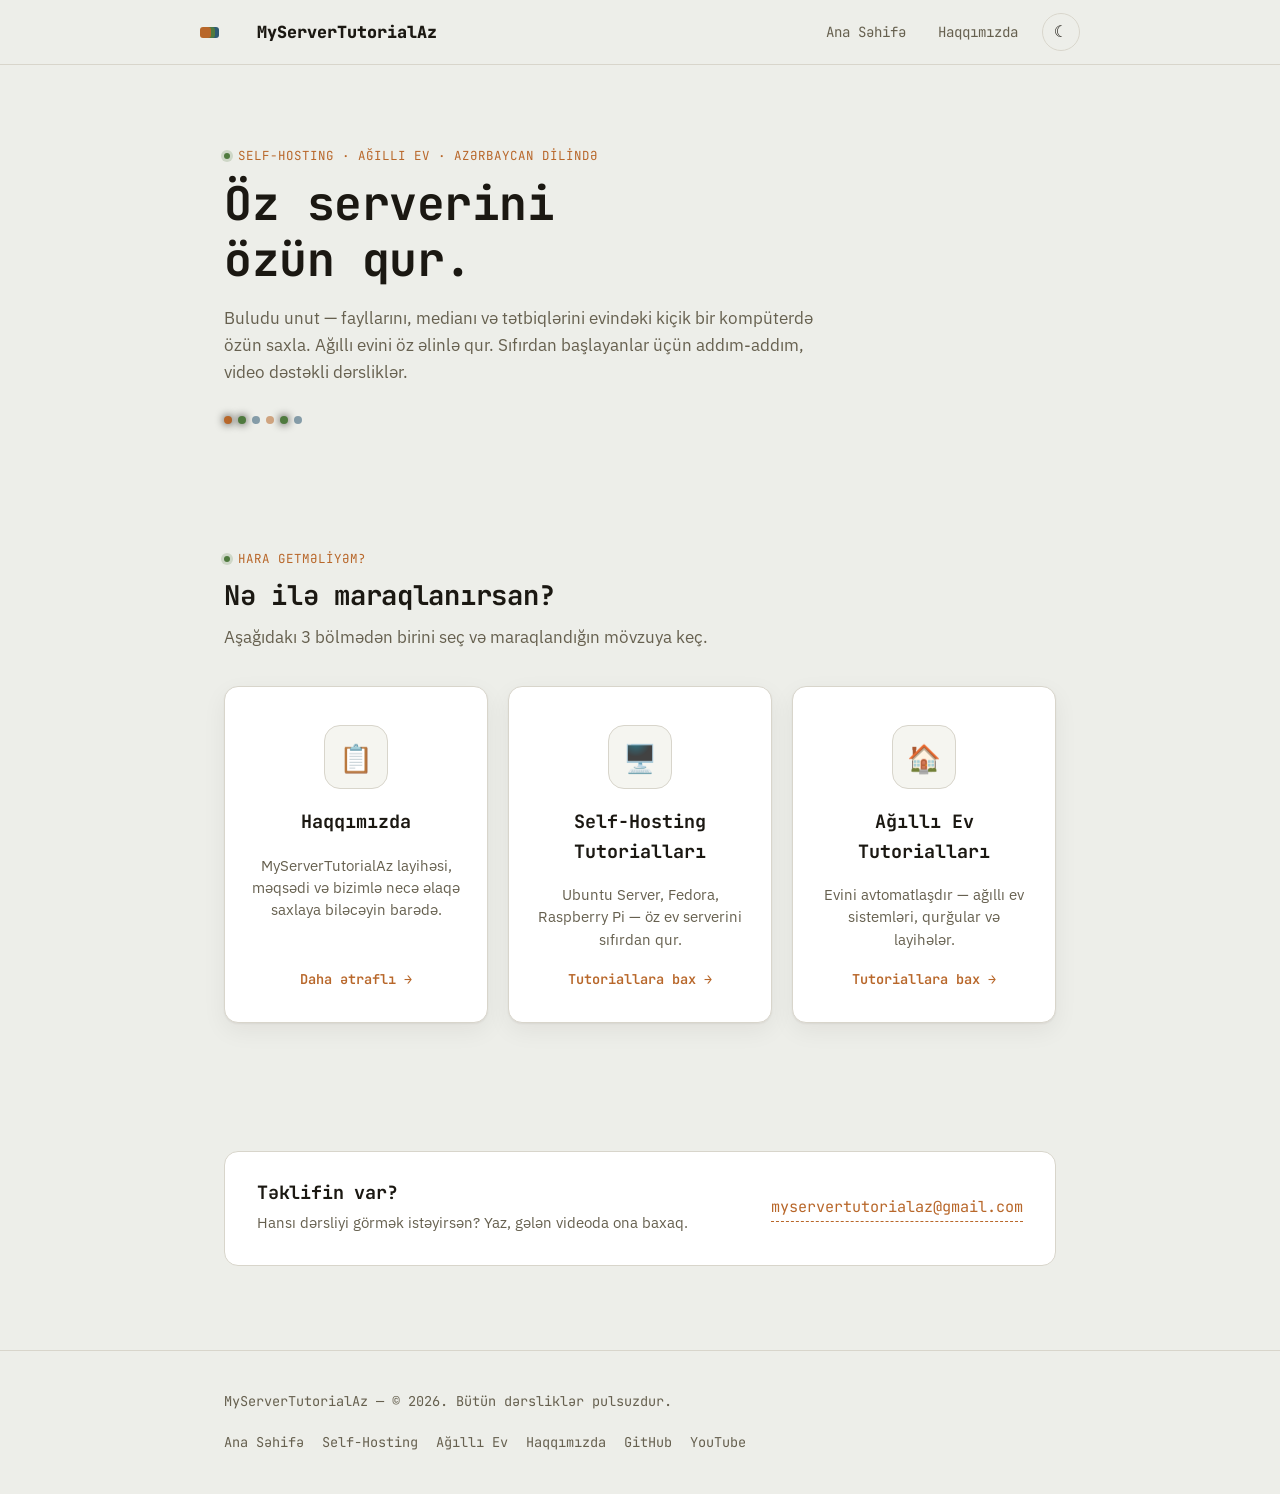
<file: index.html>
<!DOCTYPE html>
<html lang="az">
<head>
<meta charset="UTF-8">
<meta name="viewport" content="width=device-width, initial-scale=1.0">
<title>MyServerTutorialAz — Öz Ev Serverini Qur | Self-Hosting & Ağıllı Ev Dərslikləri (Azərbaycan dilində)</title>
<meta name="description" content="Self-hosting dərslikləri, ağıllı ev tutorialları və daha çoxu. Azərbaycan dilində addım-addım, video dəstəkli bələdçilər.">
<meta name="keywords" content="self hosting, ev serveri, ağıllı ev, smart home, CasaOS, Ubuntu Server, Fedora, Raspberry Pi OS, Azərbaycan, öz serverini qur">
<meta name="author" content="MyServerTutorialAz">
<meta name="robots" content="index, follow">
<link rel="canonical" href="https://engineer948.github.io/MyServerTutorialAz">
<meta name="theme-color" content="#15120D">

<meta property="og:type" content="website">
<meta property="og:locale" content="az_AZ">
<meta property="og:title" content="MyServerTutorialAz — Self-Hosting & Ağıllı Ev Dərslikləri">
<meta property="og:description" content="Self-hosting, ağıllı ev tutorialları və daha çoxu. Azərbaycan dilində, videolu.">
<meta property="og:url" content="https://engineer948.github.io/MyServerTutorialAz">
<meta name="twitter:card" content="summary_large_image">

<link rel="icon" href="data:image/svg+xml,%3Csvg xmlns='http://www.w3.org/2000/svg' viewBox='0 0 32 32'%3E%3Crect width='32' height='32' rx='7' fill='%23221D16'/%3E%3Ccircle cx='10' cy='16' r='3' fill='%23D68C45'/%3E%3Ccircle cx='16' cy='16' r='3' fill='%237FA66B'/%3E%3Ccircle cx='22' cy='16' r='3' fill='%236FA0BE'/%3E%3C/svg%3E">

<link rel="preconnect" href="https://fonts.googleapis.com">
<link rel="preconnect" href="https://fonts.gstatic.com" crossorigin>
<link href="https://fonts.googleapis.com/css2?family=IBM+Plex+Sans:wght@400;500;600;700&family=JetBrains+Mono:wght@400;500;600;700;800&display=swap" rel="stylesheet">
<link rel="stylesheet" href="style.css">
</head>
<body>

<nav class="nav">
  <div class="container nav-inner">
    <a href="index.html" class="brand">
      <span class="brand-mark"></span><span class="brand-mark-space"></span>MyServerTutorialAz
    </a>
    <div class="nav-links">
      <a href="index.html" class="nav-link">Ana Səhifə</a>
      <a href="haqqimizda.html" class="nav-link">Haqqımızda</a>
      <button class="theme-toggle" data-theme-toggle aria-label="Tema dəyiş">☾</button>
    </div>
  </div>
</nav>

<header class="hero">
  <div class="container">
    <div class="eyebrow"><span class="dot"></span>SELF-HOSTING · AĞILLI EV · AZƏRBAYCAN DİLİNDƏ</div>
    <h1>Öz serverini özün qur.</h1>
    <p class="lead">Buludu unut — fayllarını, medianı və tətbiqlərini evindəki kiçik bir kompüterdə özün saxla. Ağıllı evini öz əlinlə qur. Sıfırdan başlayanlar üçün addım-addım, video dəstəkli dərsliklər.</p>
    <div class="led-strip" aria-hidden="true">
      <span class="led on"></span><span class="led on"></span><span class="led"></span><span class="led"></span><span class="led on"></span><span class="led"></span>
    </div>
  </div>
</header>

<section>
  <div class="container">
    <div class="eyebrow"><span class="dot"></span>HARA GETMƏLİYƏM?</div>
    <h2>Nə ilə maraqlanırsan?</h2>
    <p class="lead">Aşağıdakı 3 bölmədən birini seç və maraqlandığın mövzuya keç.</p>

    <div class="choice-grid">

      <a href="haqqimizda.html" class="choice-card" id="choice-about">
        <span class="choice-icon">📋</span>
        <span class="choice-title">Haqqımızda</span>
        <span class="choice-desc">MyServerTutorialAz layihəsi, məqsədi və bizimlə necə əlaqə saxlaya biləcəyin barədə.</span>
        <span class="choice-arrow">Daha ətraflı →</span>
      </a>

      <a href="selfhosting.html" class="choice-card" id="choice-selfhost">
        <span class="choice-icon">🖥️</span>
        <span class="choice-title">Self-Hosting Tutorialları</span>
        <span class="choice-desc">Ubuntu Server, Fedora, Raspberry Pi — öz ev serverini sıfırdan qur.</span>
        <span class="choice-arrow">Tutoriallara bax →</span>
      </a>

      <a href="smarthome.html" class="choice-card" id="choice-smarthome">
        <span class="choice-icon">🏠</span>
        <span class="choice-title">Ağıllı Ev Tutorialları</span>
        <span class="choice-desc">Evini avtomatlaşdır — ağıllı ev sistemləri, qurğular və layihələr.</span>
        <span class="choice-arrow">Tutoriallara bax →</span>
      </a>

    </div>
  </div>
</section>

<section>
  <div class="container">
    <div class="contact-strip">
      <div>
        <h3>Təklifin var?</h3>
        <p>Hansı dərsliyi görmək istəyirsən? Yaz, gələn videoda ona baxaq.</p>
      </div>
      <a href="mailto:myservertutorialaz@gmail.com" class="contact-email">myservertutorialaz@gmail.com</a>
    </div>
  </div>
</section>

<footer>
  <div class="container footer-inner">
    <span class="footer-brand">MyServerTutorialAz — © 2026. Bütün dərsliklər pulsuzdur.</span>
    <div class="footer-links">
      <a href="index.html">Ana Səhifə</a>
      <a href="selfhosting.html">Self-Hosting</a>
      <a href="smarthome.html">Ağıllı Ev</a>
      <a href="haqqimizda.html">Haqqımızda</a>
      <a href="https://github.com/engineer948" target="_blank" rel="noopener">GitHub</a>
      <a href="https://youtube.com/@MyServerTutorialAz" target="_blank" rel="noopener">YouTube</a>
    </div>
  </div>
</footer>

<script src="script.js"></script>
</body>
</html>
</file>
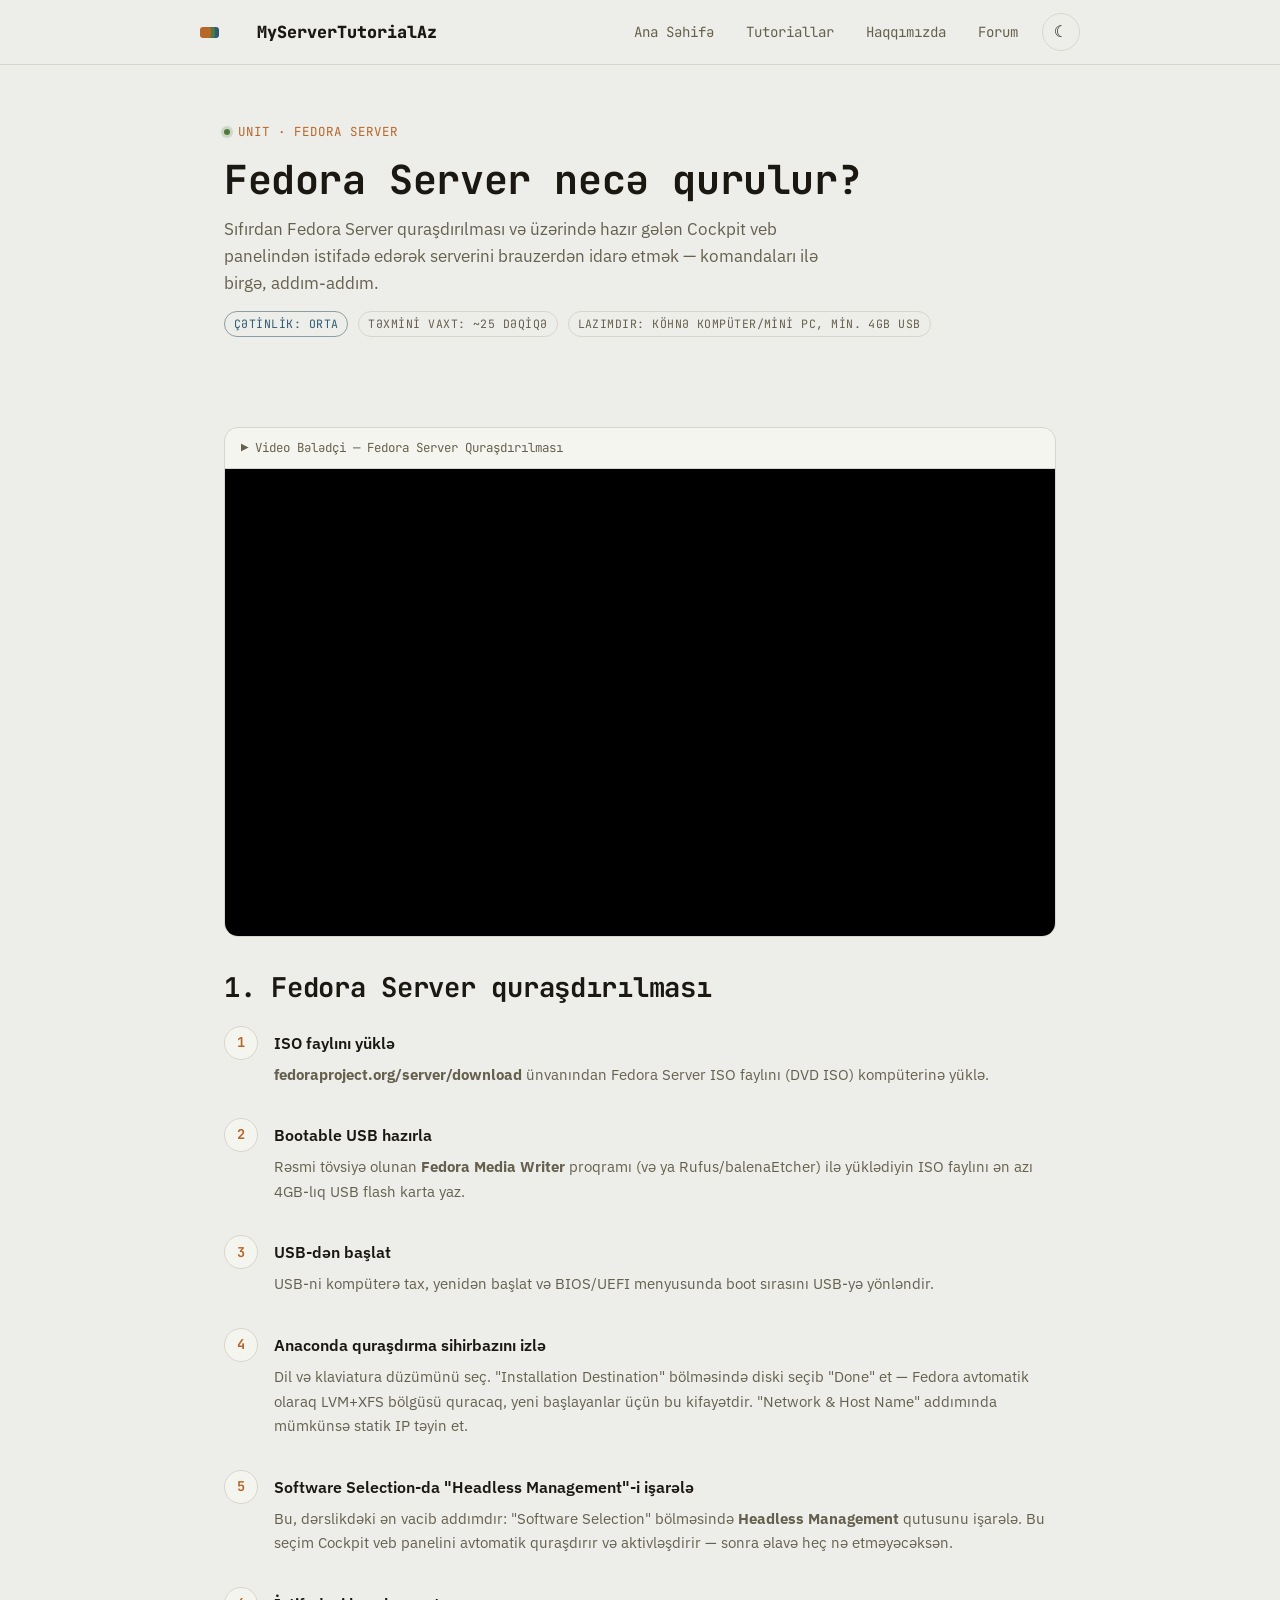
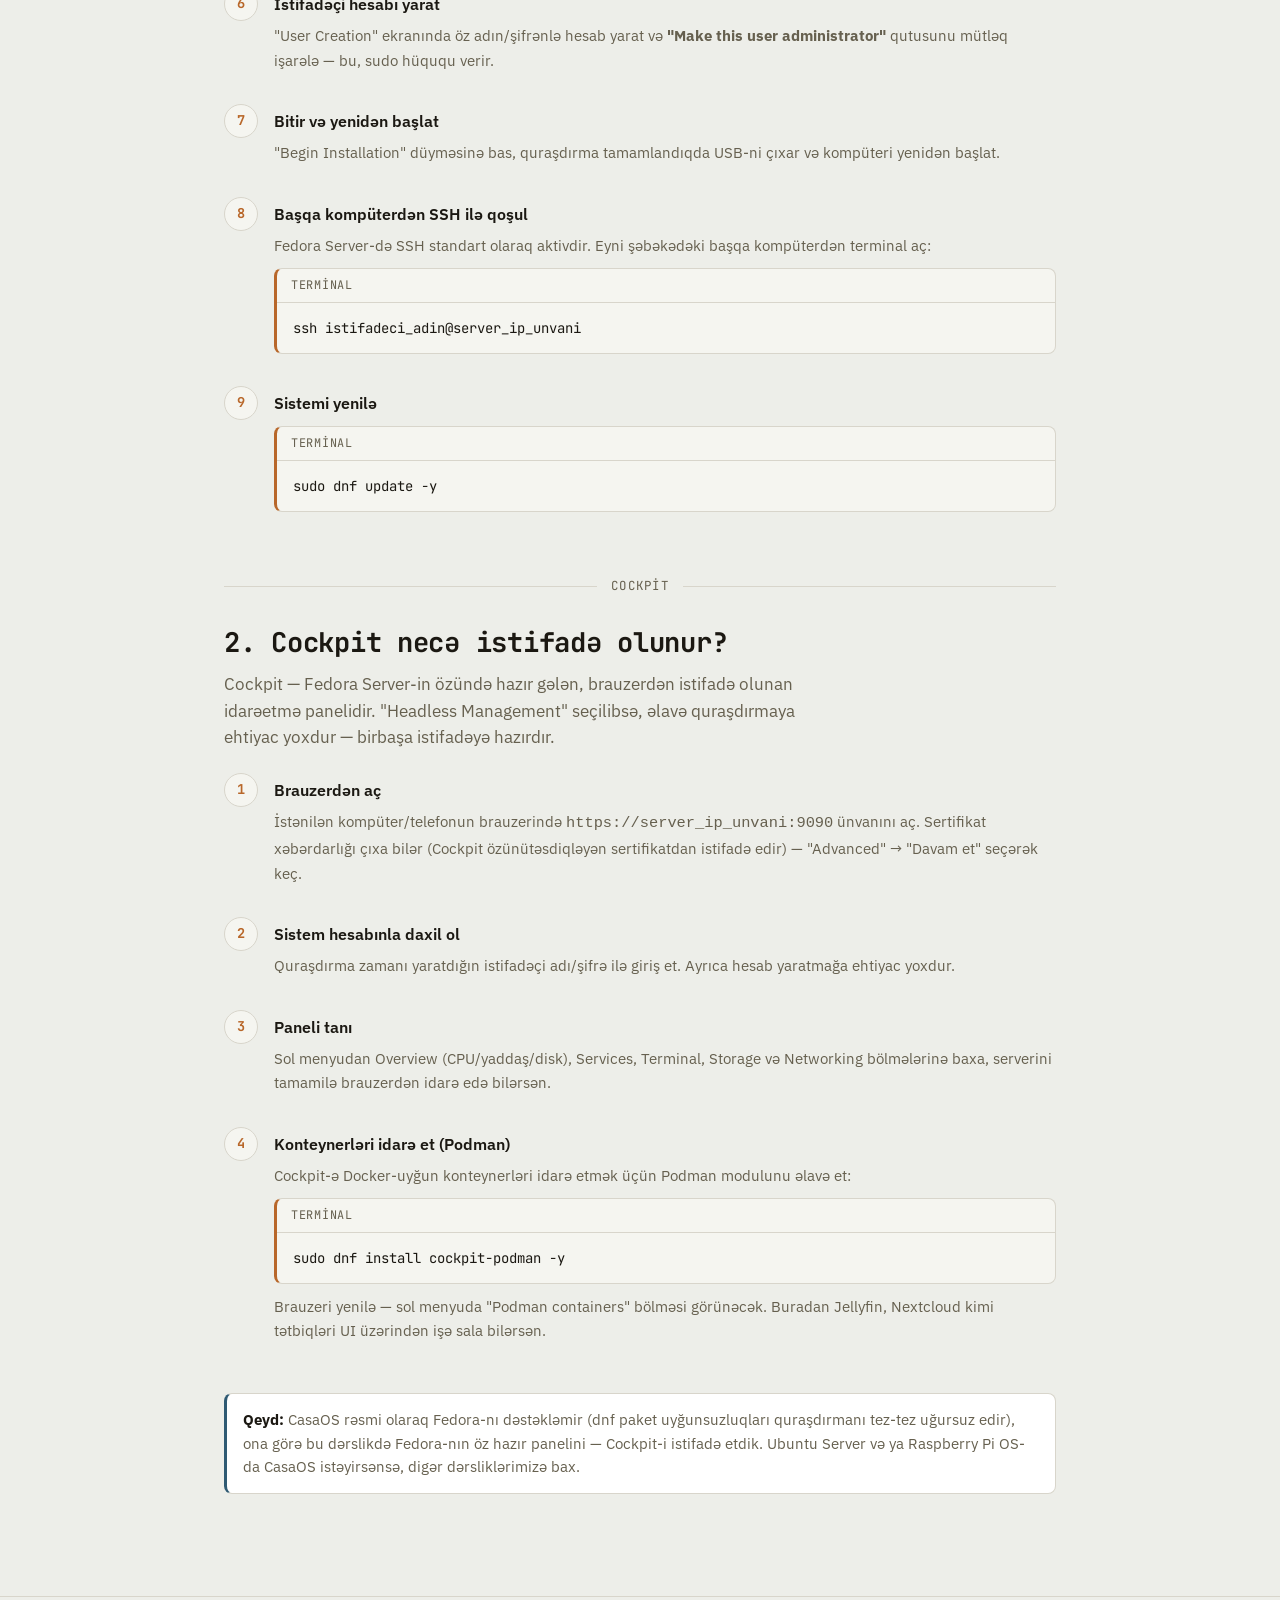
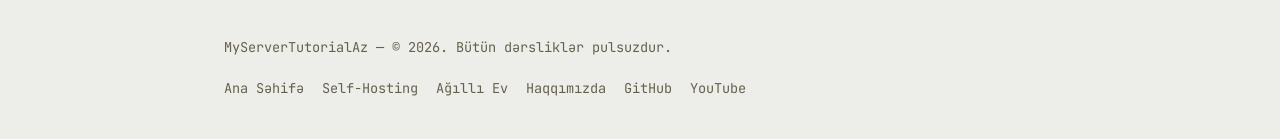
<file: fedora.html>
<!DOCTYPE html>
<html lang="az">
<head>
<meta charset="UTF-8">
<meta name="viewport" content="width=device-width, initial-scale=1.0">
<title>Fedora Server Necə Qurulur? + Cockpit Panel | MyServerTutorialAz</title>
<meta name="description" content="Fedora Server-i sıfırdan quraşdırmaq və hazır gələn Cockpit veb panelindən istifadə etmək üçün addım-addım dərslik. Terminal komandaları və Azərbaycan dilində tam bələdçi.">
<meta name="keywords" content="Fedora Server quraşdırma, Fedora Server dərslik, Cockpit Fedora, ev serveri, self hosting Azərbaycan">
<meta name="author" content="MyServerTutorialAz">
<meta name="robots" content="index, follow">
<link rel="canonical" href="https://ozserver.az/fedora.html">
<meta name="theme-color" content="#15120D">

<meta property="og:type" content="article">
<meta property="og:locale" content="az_AZ">
<meta property="og:title" content="Fedora Server Necə Qurulur? + Cockpit Panel">
<meta property="og:description" content="Sıfırdan Fedora Server quraşdırma və Cockpit ilə ev serveri idarə etmə dərsliyi — Azərbaycan dilində.">
<meta property="og:url" content="https://ozserver.az/fedora.html">
<meta name="twitter:card" content="summary_large_image">

<link rel="icon" href="data:image/svg+xml,%3Csvg xmlns='http://www.w3.org/2000/svg' viewBox='0 0 32 32'%3E%3Crect width='32' height='32' rx='7' fill='%23221D16'/%3E%3Ccircle cx='10' cy='16' r='3' fill='%23D68C45'/%3E%3Ccircle cx='16' cy='16' r='3' fill='%237FA66B'/%3E%3Ccircle cx='22' cy='16' r='3' fill='%236FA0BE'/%3E%3C/svg%3E">

<link rel="preconnect" href="https://fonts.googleapis.com">
<link rel="preconnect" href="https://fonts.gstatic.com" crossorigin>
<link href="https://fonts.googleapis.com/css2?family=IBM+Plex+Sans:wght@400;500;600;700&family=JetBrains+Mono:wght@400;500;600;700;800&display=swap" rel="stylesheet">
<link rel="stylesheet" href="style.css">
</head>
<body>

<nav class="nav">
  <div class="container nav-inner">
    <a href="index.html" class="brand">
      <span class="brand-mark"></span><span class="brand-mark-space"></span>MyServerTutorialAz
    </a>
    <div class="nav-links">
      <a href="index.html" class="nav-link">Ana Səhifə</a>
      <a href="selfhosting.html#tutoriallar" class="nav-link">Tutoriallar</a>
      <a href="haqqimizda.html" class="nav-link">Haqqımızda</a>
      <a href="forum-selfhost.html" class="nav-link">Forum</a>
      <button class="theme-toggle" data-theme-toggle aria-label="Tema dəyiş">☾</button>
    </div>
  </div>
</nav>

<header class="page-head">
  <div class="container">
    <div class="eyebrow"><span class="dot"></span>UNIT · FEDORA SERVER</div>
    <h1>Fedora Server necə qurulur?</h1>
    <p class="lead">Sıfırdan Fedora Server quraşdırılması və üzərində hazır gələn Cockpit veb panelindən istifadə edərək serverini brauzerdən idarə etmək — komandaları ilə birgə, addım-addım.</p>
    <div class="page-head-meta">
      <span class="badge badge-mid">Çətinlik: Orta</span>
      <span class="badge">Təxmini vaxt: ~25 dəqiqə</span>
      <span class="badge">Lazımdır: köhnə kompüter/mini PC, min. 4GB USB</span>
    </div>
  </div>
</header>

<section>
  <div class="container">
    <div class="video-slot">
      <div class="video-slot-label">▶ Video Bələdçi — Fedora Server Quraşdırılması</div>
      <div class="video-frame-wrap">
        <!-- YouTube videonu buraya əlavə et: src="" içinə "embed" linkini yaz.
             Nümunə: src="https://www.youtube.com/embed/VIDEO_ID" -->
        <iframe src="" title="Fedora Server quraşdırılması video dərsi" allowfullscreen loading="lazy"></iframe>
      </div>
    </div>

    <h2>1. Fedora Server quraşdırılması</h2>
    <div class="steps">
      <div class="step">
        <span class="step-num"></span>
        <div class="step-body">
          <h4>ISO faylını yüklə</h4>
          <p><strong>fedoraproject.org/server/download</strong> ünvanından Fedora Server ISO faylını (DVD ISO) kompüterinə yüklə.</p>
        </div>
      </div>
      <div class="step">
        <span class="step-num"></span>
        <div class="step-body">
          <h4>Bootable USB hazırla</h4>
          <p>Rəsmi tövsiyə olunan <strong>Fedora Media Writer</strong> proqramı (və ya Rufus/balenaEtcher) ilə yüklədiyin ISO faylını ən azı 4GB-lıq USB flash karta yaz.</p>
        </div>
      </div>
      <div class="step">
        <span class="step-num"></span>
        <div class="step-body">
          <h4>USB-dən başlat</h4>
          <p>USB-ni kompüterə tax, yenidən başlat və BIOS/UEFI menyusunda boot sırasını USB-yə yönləndir.</p>
        </div>
      </div>
      <div class="step">
        <span class="step-num"></span>
        <div class="step-body">
          <h4>Anaconda quraşdırma sihirbazını izlə</h4>
          <p>Dil və klaviatura düzümünü seç. "Installation Destination" bölməsində diski seçib "Done" et — Fedora avtomatik olaraq LVM+XFS bölgüsü quracaq, yeni başlayanlar üçün bu kifayətdir. "Network & Host Name" addımında mümkünsə statik IP təyin et.</p>
        </div>
      </div>
      <div class="step">
        <span class="step-num"></span>
        <div class="step-body">
          <h4>Software Selection-da "Headless Management"-i işarələ</h4>
          <p>Bu, dərslikdəki ən vacib addımdır: "Software Selection" bölməsində <strong>Headless Management</strong> qutusunu işarələ. Bu seçim Cockpit veb panelini avtomatik quraşdırır və aktivləşdirir — sonra əlavə heç nə etməyəcəksən.</p>
        </div>
      </div>
      <div class="step">
        <span class="step-num"></span>
        <div class="step-body">
          <h4>İstifadəçi hesabı yarat</h4>
          <p>"User Creation" ekranında öz adın/şifrənlə hesab yarat və <strong>"Make this user administrator"</strong> qutusunu mütləq işarələ — bu, sudo hüququ verir.</p>
        </div>
      </div>
      <div class="step">
        <span class="step-num"></span>
        <div class="step-body">
          <h4>Bitir və yenidən başlat</h4>
          <p>"Begin Installation" düyməsinə bas, quraşdırma tamamlandıqda USB-ni çıxar və kompüteri yenidən başlat.</p>
        </div>
      </div>
      <div class="step">
        <span class="step-num"></span>
        <div class="step-body">
          <h4>Başqa kompüterdən SSH ilə qoşul</h4>
          <p>Fedora Server-də SSH standart olaraq aktivdir. Eyni şəbəkədəki başqa kompüterdən terminal aç:</p>
          <div class="term">
            <div class="term-label">terminal</div>
            <pre>ssh istifadeci_adin@server_ip_unvani</pre>
          </div>
        </div>
      </div>
      <div class="step">
        <span class="step-num"></span>
        <div class="step-body">
          <h4>Sistemi yenilə</h4>
          <div class="term">
            <div class="term-label">terminal</div>
            <pre>sudo dnf update -y</pre>
          </div>
        </div>
      </div>
    </div>

    <div class="section-divider"><span>Cockpit</span></div>

    <h2>2. Cockpit necə istifadə olunur?</h2>
    <p class="lead" style="margin-bottom:8px;">Cockpit — Fedora Server-in özündə hazır gələn, brauzerdən istifadə olunan idarəetmə panelidir. "Headless Management" seçilibsə, əlavə quraşdırmaya ehtiyac yoxdur — birbaşa istifadəyə hazırdır.</p>

    <div class="steps">
      <div class="step">
        <span class="step-num"></span>
        <div class="step-body">
          <h4>Brauzerdən aç</h4>
          <p>İstənilən kompüter/telefonun brauzerində <code>https://server_ip_unvani:9090</code> ünvanını aç. Sertifikat xəbərdarlığı çıxa bilər (Cockpit özünütəsdiqləyən sertifikatdan istifadə edir) — "Advanced" → "Davam et" seçərək keç.</p>
        </div>
      </div>
      <div class="step">
        <span class="step-num"></span>
        <div class="step-body">
          <h4>Sistem hesabınla daxil ol</h4>
          <p>Quraşdırma zamanı yaratdığın istifadəçi adı/şifrə ilə giriş et. Ayrıca hesab yaratmağa ehtiyac yoxdur.</p>
        </div>
      </div>
      <div class="step">
        <span class="step-num"></span>
        <div class="step-body">
          <h4>Paneli tanı</h4>
          <p>Sol menyudan Overview (CPU/yaddaş/disk), Services, Terminal, Storage və Networking bölmələrinə baxa, serverini tamamilə brauzerdən idarə edə bilərsən.</p>
        </div>
      </div>
      <div class="step">
        <span class="step-num"></span>
        <div class="step-body">
          <h4>Konteynerləri idarə et (Podman)</h4>
          <p>Cockpit-ə Docker-uyğun konteynerləri idarə etmək üçün Podman modulunu əlavə et:</p>
          <div class="term">
            <div class="term-label">terminal</div>
            <pre>sudo dnf install cockpit-podman -y</pre>
          </div>
          <p>Brauzeri yenilə — sol menyuda "Podman containers" bölməsi görünəcək. Buradan Jellyfin, Nextcloud kimi tətbiqləri UI üzərindən işə sala bilərsən.</p>
        </div>
      </div>
    </div>

    <div class="note"><strong>Qeyd:</strong> CasaOS rəsmi olaraq Fedora-nı dəstəkləmir (dnf paket uyğunsuzluqları quraşdırmanı tez-tez uğursuz edir), ona görə bu dərslikdə Fedora-nın öz hazır panelini — Cockpit-i istifadə etdik. Ubuntu Server və ya Raspberry Pi OS-da CasaOS istəyirsənsə, digər dərsliklərimizə bax.</div>
  </div>
</section>

<footer>
  <div class="container footer-inner">
    <span class="footer-brand">MyServerTutorialAz — © 2026. Bütün dərsliklər pulsuzdur.</span>
    <div class="footer-links">
      <a href="index.html">Ana Səhifə</a>
      <a href="selfhosting.html">Self-Hosting</a>
      <a href="smarthome.html">Ağıllı Ev</a>
      <a href="haqqimizda.html">Haqqımızda</a>
      <a href="https://github.com/engineer948" target="_blank" rel="noopener">GitHub</a>
      <a href="https://youtube.com/@MyServerTutorialAz" target="_blank" rel="noopener">YouTube</a>
    </div>
  </div>
</footer>

<script src="script.js"></script>
</body>
</html>
</file>
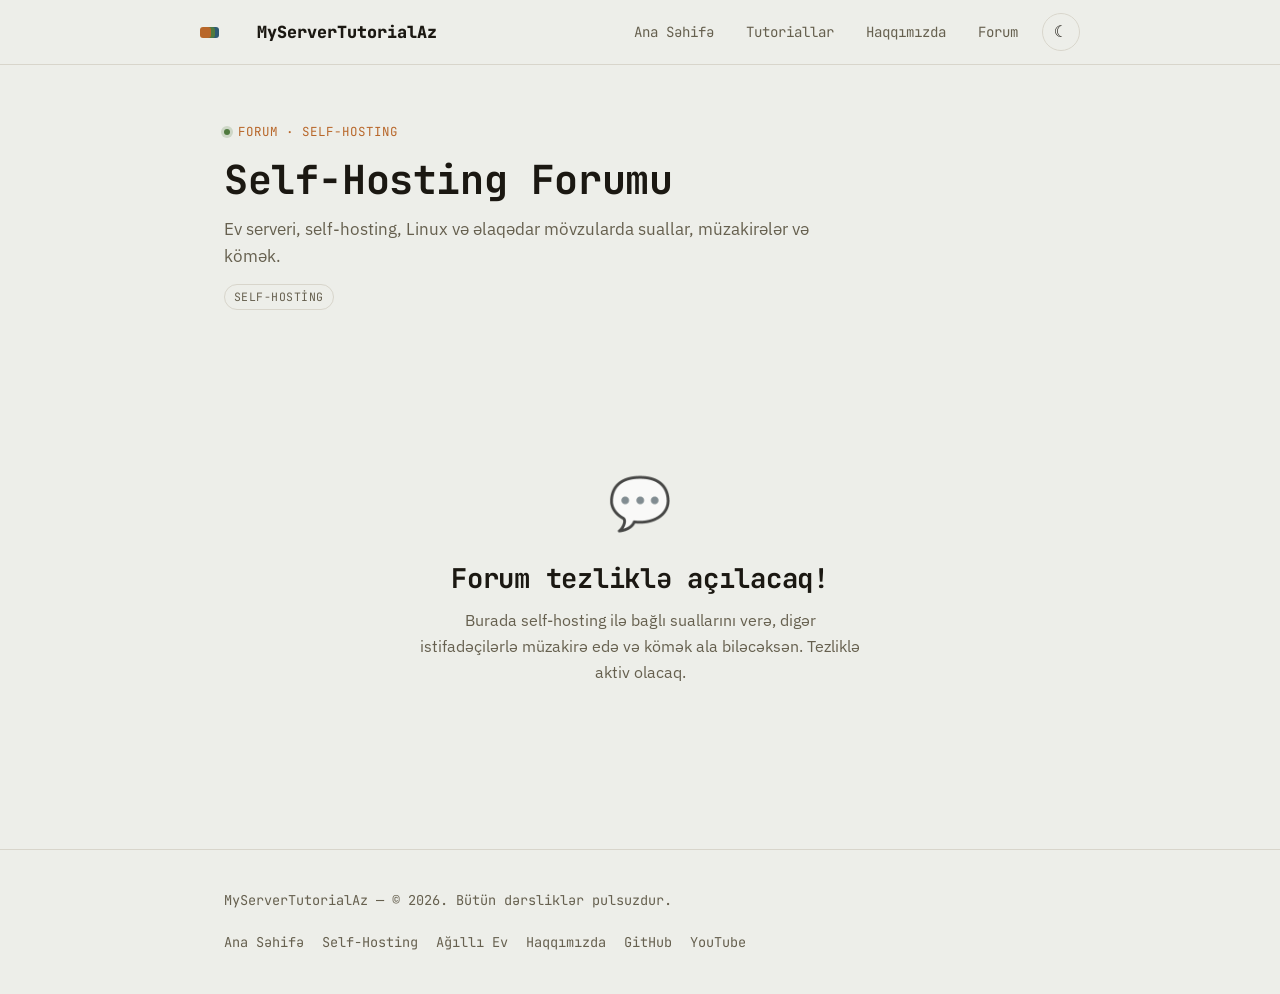
<file: forum-selfhost.html>
<!DOCTYPE html>
<html lang="az">
<head>
<meta charset="UTF-8">
<meta name="viewport" content="width=device-width, initial-scale=1.0">
<title>Forum — Self-Hosting | MyServerTutorialAz</title>
<meta name="description" content="MyServerTutorialAz self-hosting forumu — suallar, müzakirələr və kömək.">
<meta name="keywords" content="self hosting forum, ev serveri forum, Azərbaycan, müzakirə">
<meta name="author" content="MyServerTutorialAz">
<meta name="robots" content="index, follow">
<meta name="theme-color" content="#15120D">

<link rel="icon" href="data:image/svg+xml,%3Csvg xmlns='http://www.w3.org/2000/svg' viewBox='0 0 32 32'%3E%3Crect width='32' height='32' rx='7' fill='%23221D16'/%3E%3Ccircle cx='10' cy='16' r='3' fill='%23D68C45'/%3E%3Ccircle cx='16' cy='16' r='3' fill='%237FA66B'/%3E%3Ccircle cx='22' cy='16' r='3' fill='%236FA0BE'/%3E%3C/svg%3E">

<link rel="preconnect" href="https://fonts.googleapis.com">
<link rel="preconnect" href="https://fonts.gstatic.com" crossorigin>
<link href="https://fonts.googleapis.com/css2?family=IBM+Plex+Sans:wght@400;500;600;700&family=JetBrains+Mono:wght@400;500;600;700;800&display=swap" rel="stylesheet">
<link rel="stylesheet" href="style.css">
</head>
<body>

<nav class="nav">
  <div class="container nav-inner">
    <a href="index.html" class="brand">
      <span class="brand-mark"></span><span class="brand-mark-space"></span>MyServerTutorialAz
    </a>
    <div class="nav-links">
      <a href="index.html" class="nav-link">Ana Səhifə</a>
      <a href="selfhosting.html#tutoriallar" class="nav-link">Tutoriallar</a>
      <a href="haqqimizda.html" class="nav-link">Haqqımızda</a>
      <a href="forum-selfhost.html" class="nav-link">Forum</a>
      <button class="theme-toggle" data-theme-toggle aria-label="Tema dəyiş">☾</button>
    </div>
  </div>
</nav>

<header class="page-head">
  <div class="container">
    <div class="eyebrow"><span class="dot"></span>FORUM · SELF-HOSTING</div>
    <h1>Self-Hosting Forumu</h1>
    <p class="lead">Ev serveri, self-hosting, Linux və əlaqədar mövzularda suallar, müzakirələr və kömək.</p>
    <div class="page-head-meta">
      <span class="badge">Self-Hosting</span>
    </div>
  </div>
</header>

<section>
  <div class="container">
    <div class="forum-empty">
      <div class="forum-empty-icon">💬</div>
      <h2>Forum tezliklə açılacaq!</h2>
      <p>Burada self-hosting ilə bağlı suallarını verə, digər istifadəçilərlə müzakirə edə və kömək ala biləcəksən. Tezliklə aktiv olacaq.</p>
    </div>
  </div>
</section>

<footer>
  <div class="container footer-inner">
    <span class="footer-brand">MyServerTutorialAz — © 2026. Bütün dərsliklər pulsuzdur.</span>
    <div class="footer-links">
      <a href="index.html">Ana Səhifə</a>
      <a href="selfhosting.html">Self-Hosting</a>
      <a href="smarthome.html">Ağıllı Ev</a>
      <a href="haqqimizda.html">Haqqımızda</a>
      <a href="https://github.com/engineer948" target="_blank" rel="noopener">GitHub</a>
      <a href="https://youtube.com/@MyServerTutorialAz" target="_blank" rel="noopener">YouTube</a>
    </div>
  </div>
</footer>

<script src="script.js"></script>
</body>
</html>
</file>
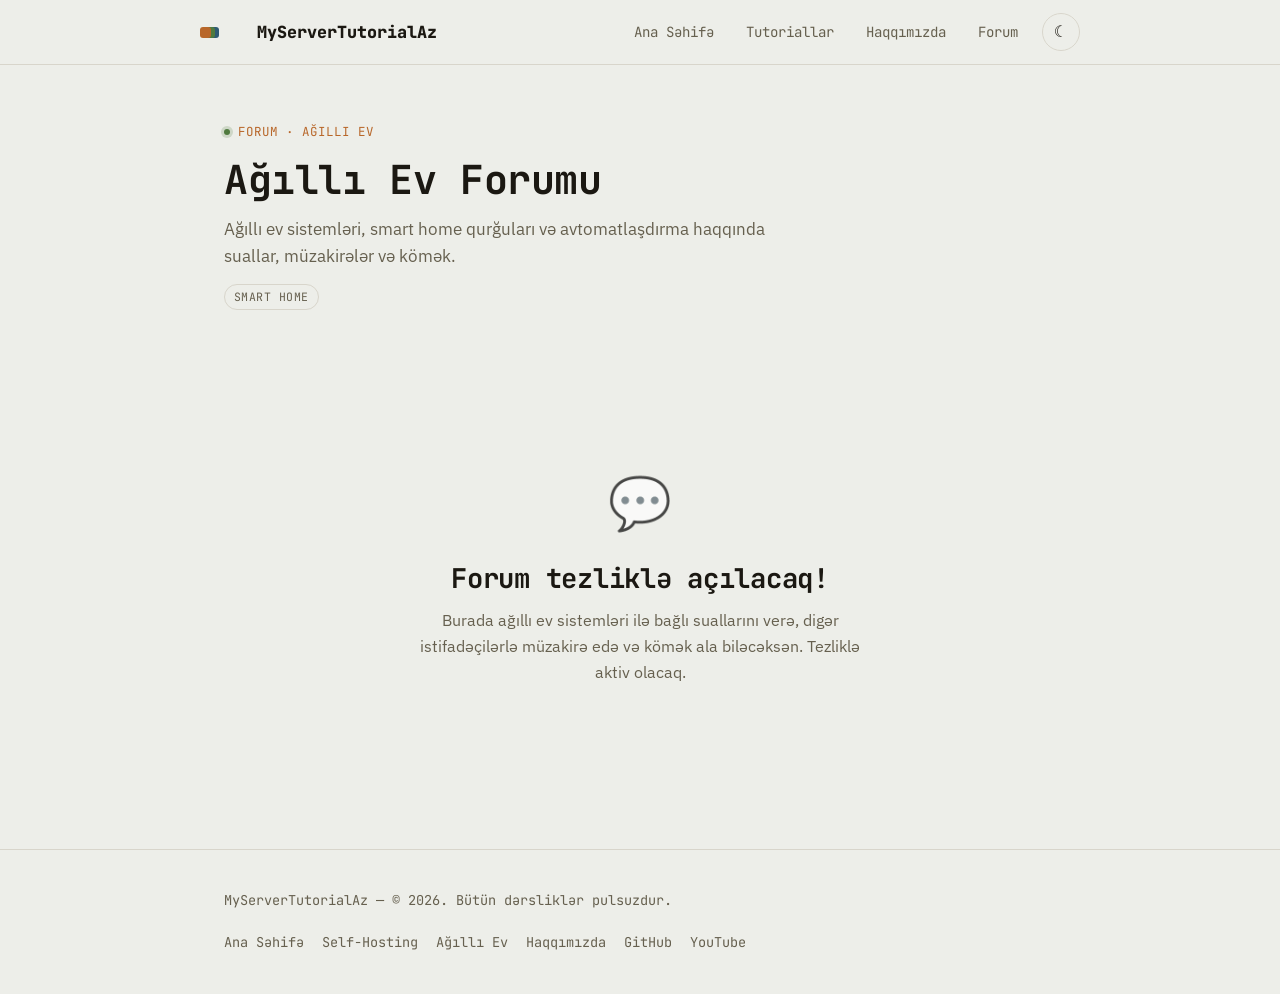
<file: forum-smarthome.html>
<!DOCTYPE html>
<html lang="az">
<head>
<meta charset="UTF-8">
<meta name="viewport" content="width=device-width, initial-scale=1.0">
<title>Forum — Ağıllı Ev | MyServerTutorialAz</title>
<meta name="description" content="MyServerTutorialAz ağıllı ev forumu — smart home suallar, müzakirələr və kömək.">
<meta name="keywords" content="ağıllı ev forum, smart home forum, Azərbaycan, müzakirə">
<meta name="author" content="MyServerTutorialAz">
<meta name="robots" content="index, follow">
<meta name="theme-color" content="#15120D">

<link rel="icon" href="data:image/svg+xml,%3Csvg xmlns='http://www.w3.org/2000/svg' viewBox='0 0 32 32'%3E%3Crect width='32' height='32' rx='7' fill='%23221D16'/%3E%3Ccircle cx='10' cy='16' r='3' fill='%23D68C45'/%3E%3Ccircle cx='16' cy='16' r='3' fill='%237FA66B'/%3E%3Ccircle cx='22' cy='16' r='3' fill='%236FA0BE'/%3E%3C/svg%3E">

<link rel="preconnect" href="https://fonts.googleapis.com">
<link rel="preconnect" href="https://fonts.gstatic.com" crossorigin>
<link href="https://fonts.googleapis.com/css2?family=IBM+Plex+Sans:wght@400;500;600;700&family=JetBrains+Mono:wght@400;500;600;700;800&display=swap" rel="stylesheet">
<link rel="stylesheet" href="style.css">
</head>
<body>

<nav class="nav">
  <div class="container nav-inner">
    <a href="index.html" class="brand">
      <span class="brand-mark"></span><span class="brand-mark-space"></span>MyServerTutorialAz
    </a>
    <div class="nav-links">
      <a href="index.html" class="nav-link">Ana Səhifə</a>
      <a href="smarthome.html#tutoriallar" class="nav-link">Tutoriallar</a>
      <a href="haqqimizda.html" class="nav-link">Haqqımızda</a>
      <a href="forum-smarthome.html" class="nav-link">Forum</a>
      <button class="theme-toggle" data-theme-toggle aria-label="Tema dəyiş">☾</button>
    </div>
  </div>
</nav>

<header class="page-head">
  <div class="container">
    <div class="eyebrow"><span class="dot"></span>FORUM · AĞILLI EV</div>
    <h1>Ağıllı Ev Forumu</h1>
    <p class="lead">Ağıllı ev sistemləri, smart home qurğuları və avtomatlaşdırma haqqında suallar, müzakirələr və kömək.</p>
    <div class="page-head-meta">
      <span class="badge">Smart Home</span>
    </div>
  </div>
</header>

<section>
  <div class="container">
    <div class="forum-empty">
      <div class="forum-empty-icon">💬</div>
      <h2>Forum tezliklə açılacaq!</h2>
      <p>Burada ağıllı ev sistemləri ilə bağlı suallarını verə, digər istifadəçilərlə müzakirə edə və kömək ala biləcəksən. Tezliklə aktiv olacaq.</p>
    </div>
  </div>
</section>

<footer>
  <div class="container footer-inner">
    <span class="footer-brand">MyServerTutorialAz — © 2026. Bütün dərsliklər pulsuzdur.</span>
    <div class="footer-links">
      <a href="index.html">Ana Səhifə</a>
      <a href="selfhosting.html">Self-Hosting</a>
      <a href="smarthome.html">Ağıllı Ev</a>
      <a href="haqqimizda.html">Haqqımızda</a>
      <a href="https://github.com/engineer948" target="_blank" rel="noopener">GitHub</a>
      <a href="https://youtube.com/@MyServerTutorialAz" target="_blank" rel="noopener">YouTube</a>
    </div>
  </div>
</footer>

<script src="script.js"></script>
</body>
</html>
</file>
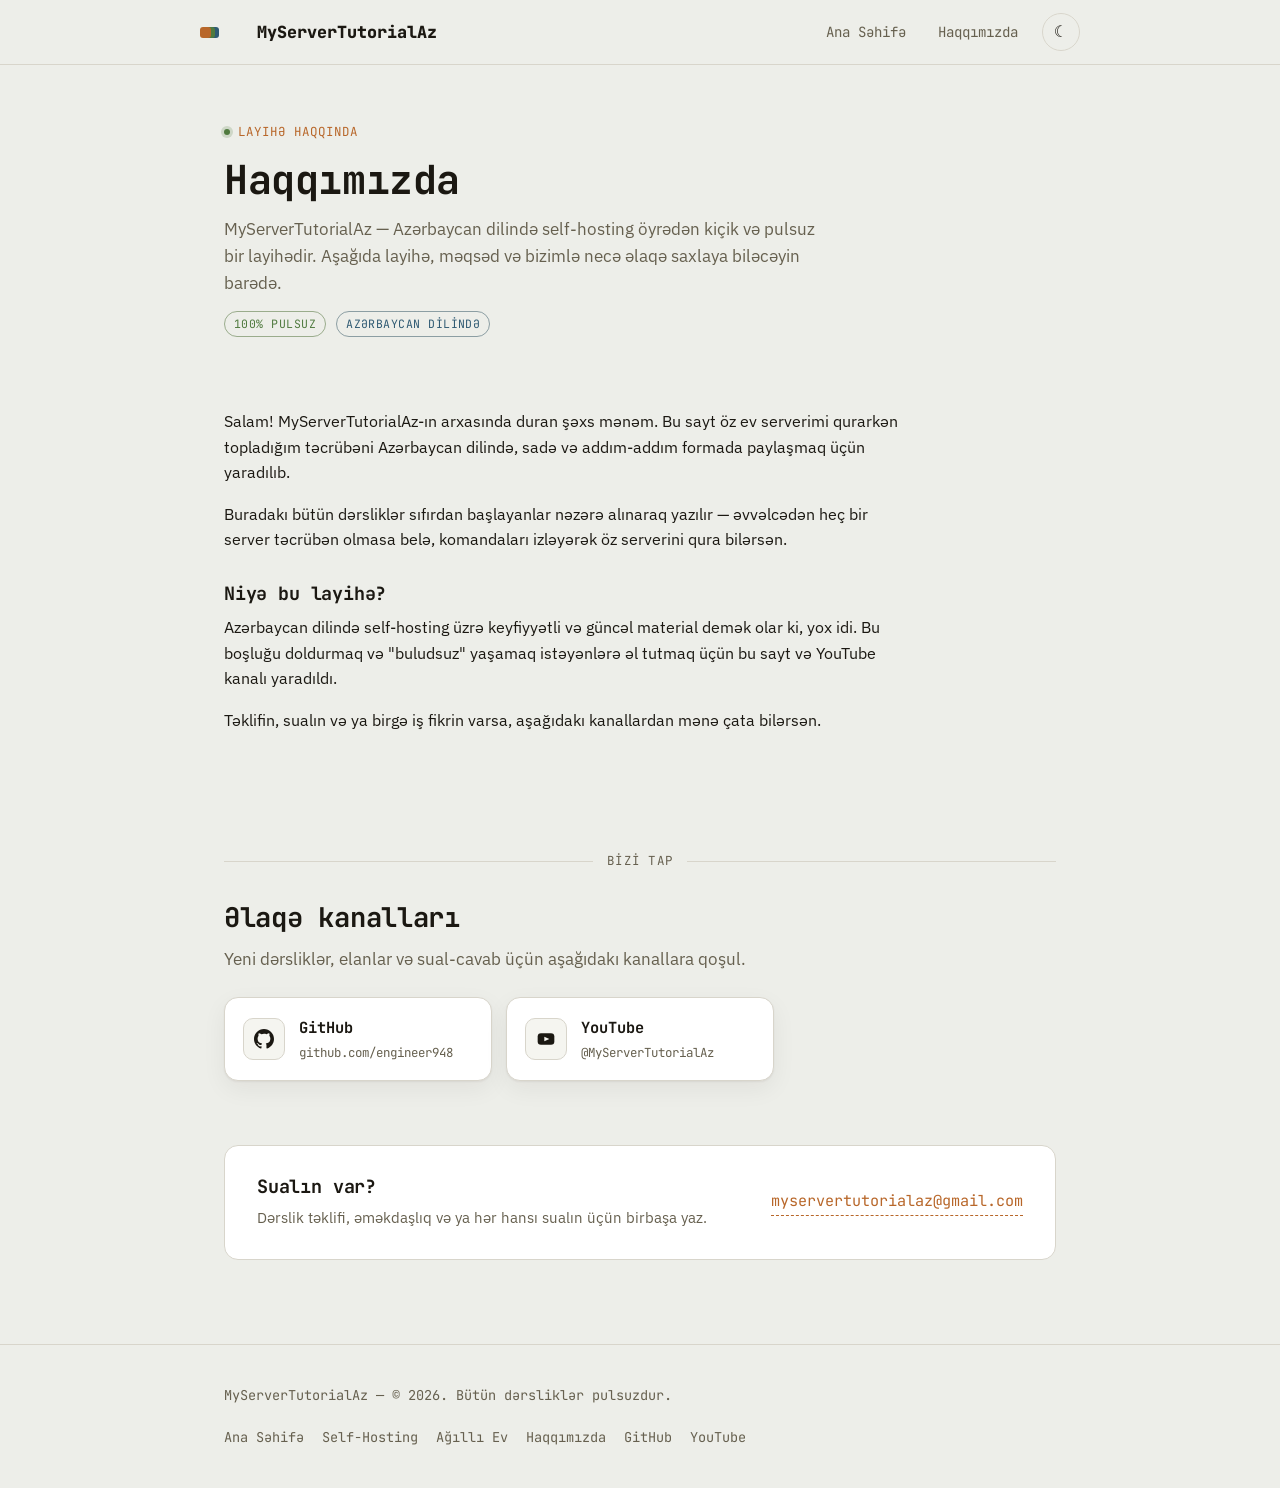
<file: haqqimizda.html>
<!DOCTYPE html>
<html lang="az">
<head>
<meta charset="UTF-8">
<meta name="viewport" content="width=device-width, initial-scale=1.0">
<title>Haqqımızda — MyServerTutorialAz | Self-Hosting Dərslikləri</title>
<meta name="description" content="MyServerTutorialAz kimdir, layihə niyə yaradılıb və bizimlə necə əlaqə saxlaya bilərsən — GitHub, YouTube və Discord kanalları.">
<meta name="keywords" content="MyServerTutorialAz, haqqımızda, self hosting, ev serveri, Azərbaycan, əlaqə">
<meta name="author" content="MyServerTutorialAz">
<meta name="robots" content="index, follow">
<link rel="canonical" href="https://engineer948.github.io/MyServerTutorialAz/haqqimizda.html">
<meta name="theme-color" content="#15120D">

<meta property="og:type" content="website">
<meta property="og:locale" content="az_AZ">
<meta property="og:title" content="Haqqımızda — MyServerTutorialAz">
<meta property="og:description" content="MyServerTutorialAz layihəsi, məqsədi və əlaqə kanalları — GitHub, YouTube, Discord.">
<meta property="og:url" content="https://engineer948.github.io/MyServerTutorialAz/haqqimizda.html">
<meta name="twitter:card" content="summary_large_image">

<link rel="icon" href="data:image/svg+xml,%3Csvg xmlns='http://www.w3.org/2000/svg' viewBox='0 0 32 32'%3E%3Crect width='32' height='32' rx='7' fill='%23221D16'/%3E%3Ccircle cx='10' cy='16' r='3' fill='%23D68C45'/%3E%3Ccircle cx='16' cy='16' r='3' fill='%237FA66B'/%3E%3Ccircle cx='22' cy='16' r='3' fill='%236FA0BE'/%3E%3C/svg%3E">

<link rel="preconnect" href="https://fonts.googleapis.com">
<link rel="preconnect" href="https://fonts.gstatic.com" crossorigin>
<link href="https://fonts.googleapis.com/css2?family=IBM+Plex+Sans:wght@400;500;600;700&family=JetBrains+Mono:wght@400;500;600;700;800&display=swap" rel="stylesheet">
<link rel="stylesheet" href="style.css">
</head>
<body>

<nav class="nav">
  <div class="container nav-inner">
    <a href="index.html" class="brand">
      <span class="brand-mark"></span><span class="brand-mark-space"></span>MyServerTutorialAz
    </a>
    <div class="nav-links">
      <a href="index.html" class="nav-link">Ana Səhifə</a>
      <a href="haqqimizda.html" class="nav-link">Haqqımızda</a>
      <button class="theme-toggle" data-theme-toggle aria-label="Tema dəyiş">☾</button>
    </div>
  </div>
</nav>

<header class="page-head">
  <div class="container">
    <div class="eyebrow"><span class="dot"></span>LAYIHƏ HAQQINDA</div>
    <h1>Haqqımızda</h1>
    <p class="lead">MyServerTutorialAz — Azərbaycan dilində self-hosting öyrədən kiçik və pulsuz bir layihədir. Aşağıda layihə, məqsəd və bizimlə necə əlaqə saxlaya biləcəyin barədə.</p>
    <div class="page-head-meta">
      <span class="badge badge-easy">100% Pulsuz</span>
      <span class="badge badge-mid">Azərbaycan dilində</span>
    </div>
  </div>
</header>

<section>
  <div class="container">

    <!--
      ✍️  BURANI ÖZÜN REDAKTƏ ET
      Aşağıdakı <div class="prose"> bloku sənin öz mətnini yazacağın yerdir.
      İstədiyin qədər <p>...</p> əlavə et, sil və ya dəyiş — dizayn (şrift,
      boşluqlar, en) avtomatik uyğunlaşır. Alt başlıq üçün <h3>...</h3> istifadə et.
      Aşağıdakı mətn nümunə/placeholder-dır, öz sözlərinlə əvəz et.
    -->
    <div class="prose">
      <p>
        Salam! MyServerTutorialAz-ın arxasında duran şəxs mənəm. Bu sayt öz ev
        serverimi qurarkən topladığım təcrübəni Azərbaycan dilində, sadə və
        addım-addım formada paylaşmaq üçün yaradılıb.
      </p>
      <p>
        Buradakı bütün dərsliklər sıfırdan başlayanlar nəzərə alınaraq yazılır —
        əvvəlcədən heç bir server təcrübən olmasa belə, komandaları izləyərək
        öz serverini qura bilərsən.
      </p>
      <h3>Niyə bu layihə?</h3>
      <p>
        Azərbaycan dilində self-hosting üzrə keyfiyyətli və güncəl material
        demək olar ki, yox idi. Bu boşluğu doldurmaq və "buludsuz" yaşamaq
        istəyənlərə əl tutmaq üçün bu sayt və YouTube kanalı yaradıldı.
      </p>
      <p>
        Təklifin, sualın və ya birgə iş fikrin varsa, aşağıdakı kanallardan
        mənə çata bilərsən.
      </p>
    </div>
    <!-- ✍️ REDAKTƏ SAHƏSİ BURDA BİTİR -->

  </div>
</section>

<div class="container">
  <div class="section-divider"><span>Bizi Tap</span></div>
</div>

<section style="padding-top:0;">
  <div class="container">
    <h2>Əlaqə kanalları</h2>
    <p class="lead" style="margin-bottom:24px;">Yeni dərsliklər, elanlar və sual-cavab üçün aşağıdakı kanallara qoşul.</p>

    <div class="social-grid">
      <a class="social-card" href="https://github.com/engineer948" target="_blank" rel="noopener">
        <span class="social-icon">
          <svg viewBox="0 0 24 24" fill="currentColor" aria-hidden="true">
            <path d="M12 0C5.37 0 0 5.37 0 12c0 5.3 3.438 9.8 8.207 11.387.6.113.793-.26.793-.577 0-.285-.01-1.04-.016-2.04-3.338.725-4.042-1.61-4.042-1.61-.546-1.387-1.333-1.756-1.333-1.756-1.089-.745.083-.729.083-.729 1.205.084 1.84 1.237 1.84 1.237 1.07 1.834 2.807 1.304 3.492.997.107-.775.418-1.305.762-1.604-2.665-.305-5.467-1.334-5.467-5.93 0-1.31.469-2.381 1.236-3.221-.124-.303-.535-1.524.117-3.176 0 0 1.008-.322 3.301 1.23a11.5 11.5 0 0 1 3.003-.404c1.02.005 2.047.138 3.006.404 2.291-1.552 3.297-1.23 3.297-1.23.653 1.653.242 2.873.118 3.176.77.84 1.235 1.911 1.235 3.221 0 4.61-2.807 5.62-5.479 5.92.43.372.823 1.102.823 2.222 0 1.606-.014 2.898-.014 3.293 0 .32.216.694.825.577C20.565 21.795 24 17.296 24 12c0-6.63-5.37-12-12-12z"/>
          </svg>
        </span>
        <span class="social-meta">
          <span class="social-name">GitHub</span>
          <span class="social-handle">github.com/engineer948</span>
        </span>
      </a>

      <a class="social-card" href="https://youtube.com/@MyServerTutorialAz" target="_blank" rel="noopener">
        <span class="social-icon">
          <svg viewBox="0 0 24 24" aria-hidden="true">
            <rect x="2" y="5" width="20" height="14" rx="4" fill="currentColor"/>
            <path d="M10 9.2 16 12l-6 2.8V9.2Z" fill="var(--surface-2)"/>
          </svg>
        </span>
        <span class="social-meta">
          <span class="social-name">YouTube</span>
          <span class="social-handle">@MyServerTutorialAz</span>
        </span>
      </a>

    </div>
  </div>
</section>

<section style="padding-top:0;">
  <div class="container">
    <div class="contact-strip">
      <div>
        <h3>Sualın var?</h3>
        <p>Dərslik təklifi, əməkdaşlıq və ya hər hansı sualın üçün birbaşa yaz.</p>
      </div>
      <a href="mailto:myservertutorialaz@gmail.com" class="contact-email">myservertutorialaz@gmail.com</a>
    </div>
  </div>
</section>

<footer>
  <div class="container footer-inner">
    <span class="footer-brand">MyServerTutorialAz — © 2026. Bütün dərsliklər pulsuzdur.</span>
    <div class="footer-links">
      <a href="index.html">Ana Səhifə</a>
      <a href="selfhosting.html">Self-Hosting</a>
      <a href="smarthome.html">Ağıllı Ev</a>
      <a href="haqqimizda.html">Haqqımızda</a>
      <a href="https://github.com/engineer948" target="_blank" rel="noopener">GitHub</a>
      <a href="https://youtube.com/@MyServerTutorialAz" target="_blank" rel="noopener">YouTube</a>
    </div>
  </div>
</footer>

<script src="script.js"></script>
</body>
</html>
</file>
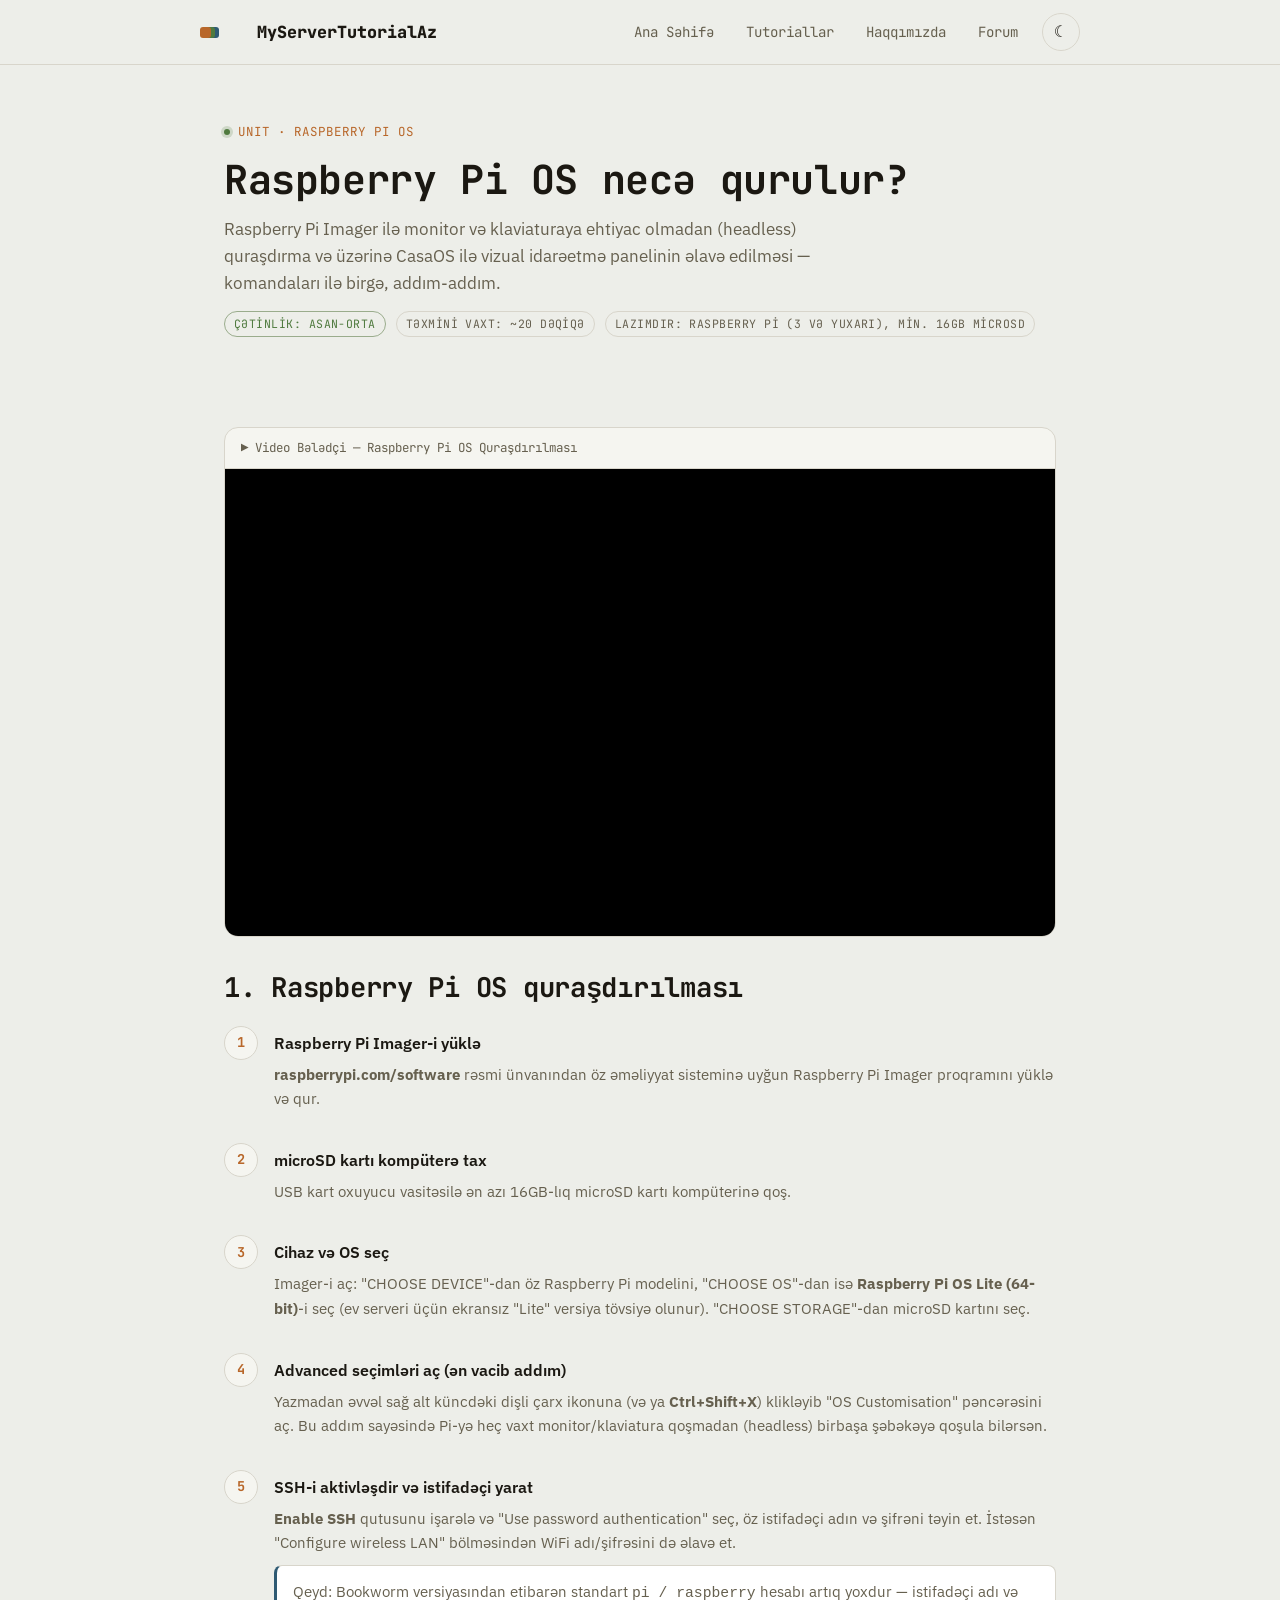
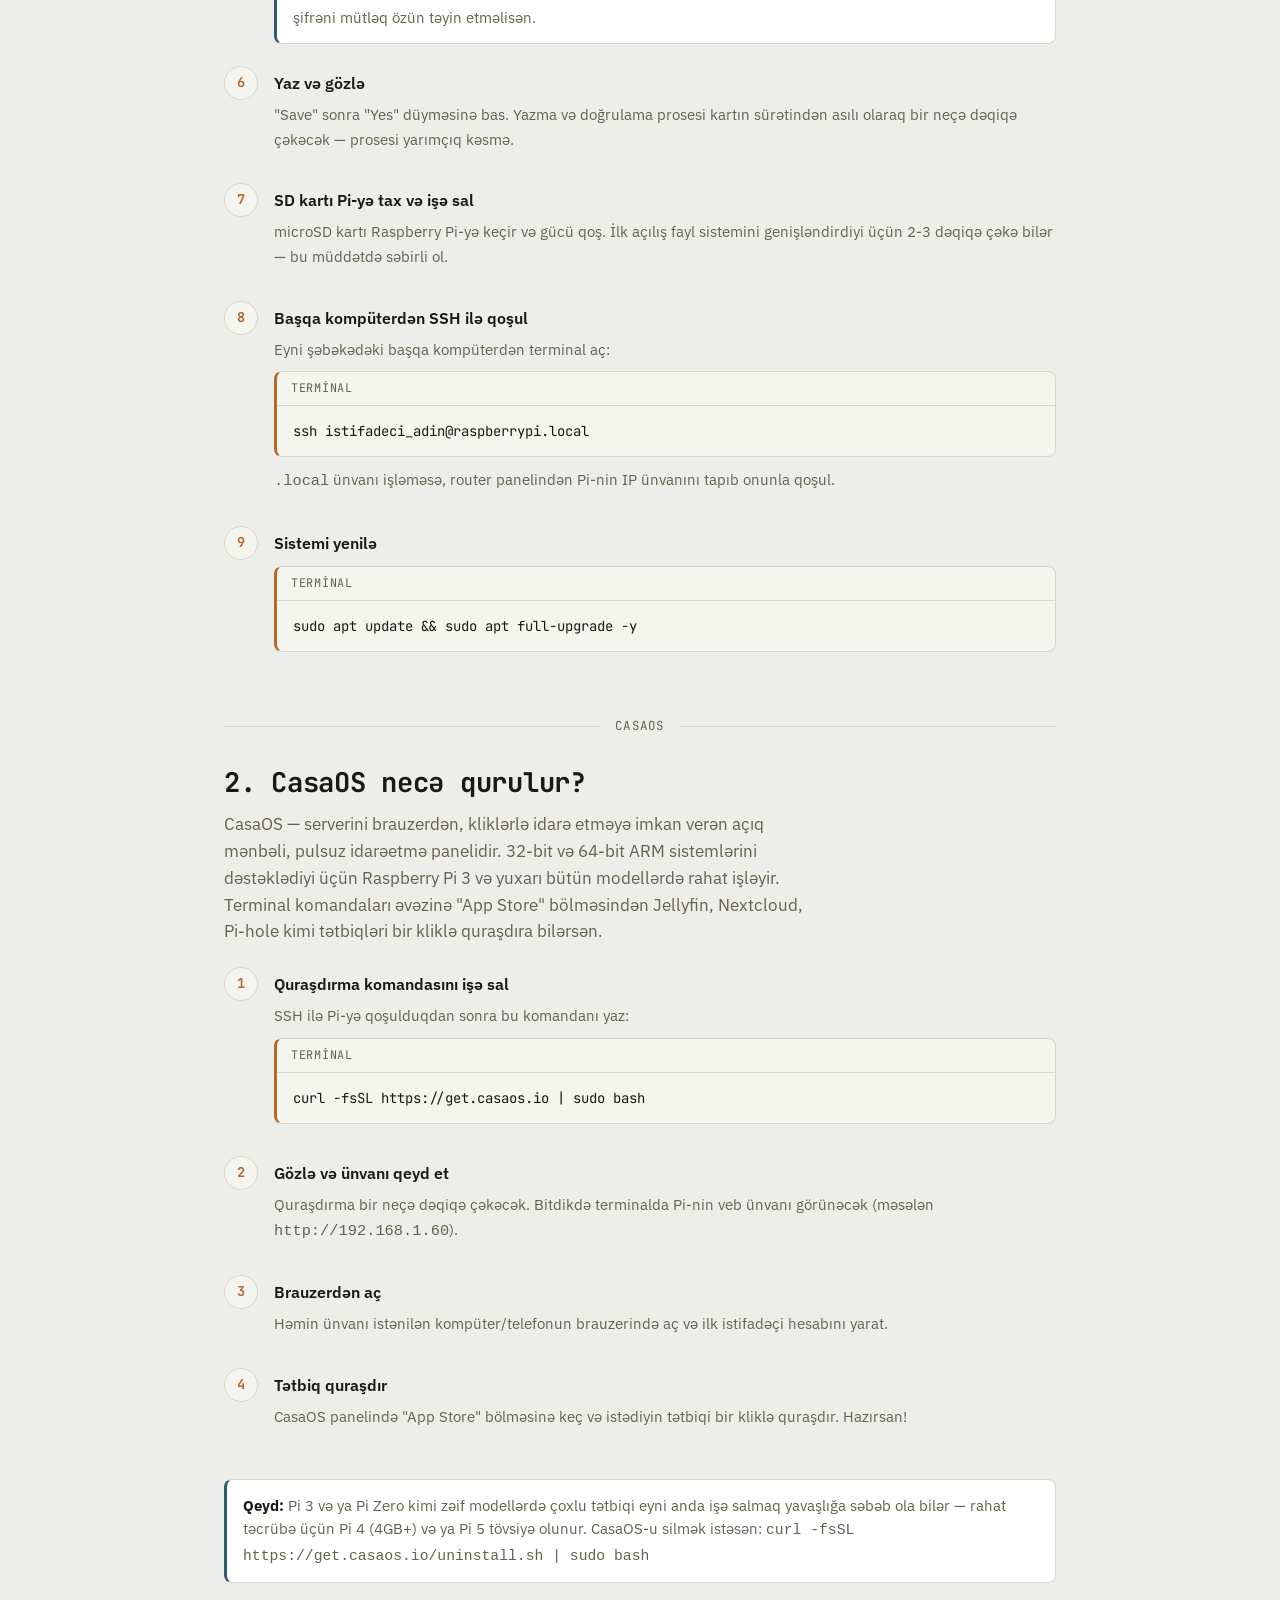
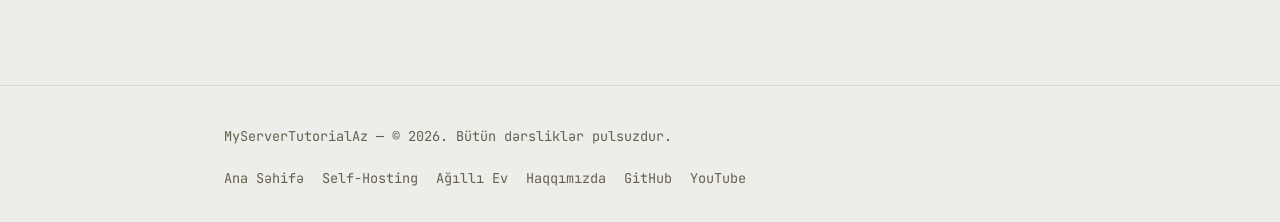
<file: raspberry-pi.html>
<!DOCTYPE html>
<html lang="az">
<head>
<meta charset="UTF-8">
<meta name="viewport" content="width=device-width, initial-scale=1.0">
<title>Raspberry Pi OS Necə Qurulur? + CasaOS Quraşdırılması | MyServerTutorialAz</title>
<meta name="description" content="Raspberry Pi Imager ilə tam headless Raspberry Pi OS quraşdırılması və üzərinə CasaOS quraşdırılması üçün addım-addım dərslik. Terminal komandaları və Azərbaycan dilində tam bələdçi.">
<meta name="keywords" content="Raspberry Pi OS quraşdırma, Raspberry Pi dərslik, CasaOS Raspberry Pi, ev serveri, self hosting Azərbaycan">
<meta name="author" content="MyServerTutorialAz">
<meta name="robots" content="index, follow">
<link rel="canonical" href="https://ozserver.az/raspberry-pi.html">
<meta name="theme-color" content="#15120D">

<meta property="og:type" content="article">
<meta property="og:locale" content="az_AZ">
<meta property="og:title" content="Raspberry Pi OS Necə Qurulur? + CasaOS Quraşdırılması">
<meta property="og:description" content="Headless Raspberry Pi OS quraşdırma və CasaOS ilə ev serveri qurma dərsliyi — Azərbaycan dilində.">
<meta property="og:url" content="https://ozserver.az/raspberry-pi.html">
<meta name="twitter:card" content="summary_large_image">

<link rel="icon" href="data:image/svg+xml,%3Csvg xmlns='http://www.w3.org/2000/svg' viewBox='0 0 32 32'%3E%3Crect width='32' height='32' rx='7' fill='%23221D16'/%3E%3Ccircle cx='10' cy='16' r='3' fill='%23D68C45'/%3E%3Ccircle cx='16' cy='16' r='3' fill='%237FA66B'/%3E%3Ccircle cx='22' cy='16' r='3' fill='%236FA0BE'/%3E%3C/svg%3E">

<link rel="preconnect" href="https://fonts.googleapis.com">
<link rel="preconnect" href="https://fonts.gstatic.com" crossorigin>
<link href="https://fonts.googleapis.com/css2?family=IBM+Plex+Sans:wght@400;500;600;700&family=JetBrains+Mono:wght@400;500;600;700;800&display=swap" rel="stylesheet">
<link rel="stylesheet" href="style.css">
</head>
<body>

<nav class="nav">
  <div class="container nav-inner">
    <a href="index.html" class="brand">
      <span class="brand-mark"></span><span class="brand-mark-space"></span>MyServerTutorialAz
    </a>
    <div class="nav-links">
      <a href="index.html" class="nav-link">Ana Səhifə</a>
      <a href="selfhosting.html#tutoriallar" class="nav-link">Tutoriallar</a>
      <a href="haqqimizda.html" class="nav-link">Haqqımızda</a>
      <a href="forum-selfhost.html" class="nav-link">Forum</a>
      <button class="theme-toggle" data-theme-toggle aria-label="Tema dəyiş">☾</button>
    </div>
  </div>
</nav>

<header class="page-head">
  <div class="container">
    <div class="eyebrow"><span class="dot"></span>UNIT · RASPBERRY PI OS</div>
    <h1>Raspberry Pi OS necə qurulur?</h1>
    <p class="lead">Raspberry Pi Imager ilə monitor və klaviaturaya ehtiyac olmadan (headless) quraşdırma və üzərinə CasaOS ilə vizual idarəetmə panelinin əlavə edilməsi — komandaları ilə birgə, addım-addım.</p>
    <div class="page-head-meta">
      <span class="badge badge-easy">Çətinlik: Asan-Orta</span>
      <span class="badge">Təxmini vaxt: ~20 dəqiqə</span>
      <span class="badge">Lazımdır: Raspberry Pi (3 və yuxarı), min. 16GB microSD</span>
    </div>
  </div>
</header>

<section>
  <div class="container">
    <div class="video-slot">
      <div class="video-slot-label">▶ Video Bələdçi — Raspberry Pi OS Quraşdırılması</div>
      <div class="video-frame-wrap">
        <!-- YouTube videonu buraya əlavə et: src="" içinə "embed" linkini yaz.
             Nümunə: src="https://www.youtube.com/embed/VIDEO_ID" -->
        <iframe src="" title="Raspberry Pi OS quraşdırılması video dərsi" allowfullscreen loading="lazy"></iframe>
      </div>
    </div>

    <h2>1. Raspberry Pi OS quraşdırılması</h2>
    <div class="steps">
      <div class="step">
        <span class="step-num"></span>
        <div class="step-body">
          <h4>Raspberry Pi Imager-i yüklə</h4>
          <p><strong>raspberrypi.com/software</strong> rəsmi ünvanından öz əməliyyat sisteminə uyğun Raspberry Pi Imager proqramını yüklə və qur.</p>
        </div>
      </div>
      <div class="step">
        <span class="step-num"></span>
        <div class="step-body">
          <h4>microSD kartı kompüterə tax</h4>
          <p>USB kart oxuyucu vasitəsilə ən azı 16GB-lıq microSD kartı kompüterinə qoş.</p>
        </div>
      </div>
      <div class="step">
        <span class="step-num"></span>
        <div class="step-body">
          <h4>Cihaz və OS seç</h4>
          <p>Imager-i aç: "CHOOSE DEVICE"-dan öz Raspberry Pi modelini, "CHOOSE OS"-dan isə <strong>Raspberry Pi OS Lite (64-bit)</strong>-i seç (ev serveri üçün ekransız "Lite" versiya tövsiyə olunur). "CHOOSE STORAGE"-dan microSD kartını seç.</p>
        </div>
      </div>
      <div class="step">
        <span class="step-num"></span>
        <div class="step-body">
          <h4>Advanced seçimləri aç (ən vacib addım)</h4>
          <p>Yazmadan əvvəl sağ alt küncdəki dişli çarx ikonuna (və ya <strong>Ctrl+Shift+X</strong>) klikləyib "OS Customisation" pəncərəsini aç. Bu addım sayəsində Pi-yə heç vaxt monitor/klaviatura qoşmadan (headless) birbaşa şəbəkəyə qoşula bilərsən.</p>
        </div>
      </div>
      <div class="step">
        <span class="step-num"></span>
        <div class="step-body">
          <h4>SSH-i aktivləşdir və istifadəçi yarat</h4>
          <p><strong>Enable SSH</strong> qutusunu işarələ və "Use password authentication" seç, öz istifadəçi adın və şifrəni təyin et. İstəsən "Configure wireless LAN" bölməsindən WiFi adı/şifrəsini də əlavə et.</p>
          <div class="note" style="margin:10px 0 0;">Qeyd: Bookworm versiyasından etibarən standart <code>pi / raspberry</code> hesabı artıq yoxdur — istifadəçi adı və şifrəni mütləq özün təyin etməlisən.</div>
        </div>
      </div>
      <div class="step">
        <span class="step-num"></span>
        <div class="step-body">
          <h4>Yaz və gözlə</h4>
          <p>"Save" sonra "Yes" düyməsinə bas. Yazma və doğrulama prosesi kartın sürətindən asılı olaraq bir neçə dəqiqə çəkəcək — prosesi yarımçıq kəsmə.</p>
        </div>
      </div>
      <div class="step">
        <span class="step-num"></span>
        <div class="step-body">
          <h4>SD kartı Pi-yə tax və işə sal</h4>
          <p>microSD kartı Raspberry Pi-yə keçir və gücü qoş. İlk açılış fayl sistemini genişləndirdiyi üçün 2-3 dəqiqə çəkə bilər — bu müddətdə səbirli ol.</p>
        </div>
      </div>
      <div class="step">
        <span class="step-num"></span>
        <div class="step-body">
          <h4>Başqa kompüterdən SSH ilə qoşul</h4>
          <p>Eyni şəbəkədəki başqa kompüterdən terminal aç:</p>
          <div class="term">
            <div class="term-label">terminal</div>
            <pre>ssh istifadeci_adin@raspberrypi.local</pre>
          </div>
          <p><code>.local</code> ünvanı işləməsə, router panelindən Pi-nin IP ünvanını tapıb onunla qoşul.</p>
        </div>
      </div>
      <div class="step">
        <span class="step-num"></span>
        <div class="step-body">
          <h4>Sistemi yenilə</h4>
          <div class="term">
            <div class="term-label">terminal</div>
            <pre>sudo apt update && sudo apt full-upgrade -y</pre>
          </div>
        </div>
      </div>
    </div>

    <div class="section-divider"><span>CasaOS</span></div>

    <h2>2. CasaOS necə qurulur?</h2>
    <p class="lead" style="margin-bottom:8px;">CasaOS — serverini brauzerdən, kliklərlə idarə etməyə imkan verən açıq mənbəli, pulsuz idarəetmə panelidir. 32-bit və 64-bit ARM sistemlərini dəstəklədiyi üçün Raspberry Pi 3 və yuxarı bütün modellərdə rahat işləyir. Terminal komandaları əvəzinə "App Store" bölməsindən Jellyfin, Nextcloud, Pi-hole kimi tətbiqləri bir kliklə quraşdıra bilərsən.</p>

    <div class="steps">
      <div class="step">
        <span class="step-num"></span>
        <div class="step-body">
          <h4>Quraşdırma komandasını işə sal</h4>
          <p>SSH ilə Pi-yə qoşulduqdan sonra bu komandanı yaz:</p>
          <div class="term">
            <div class="term-label">terminal</div>
            <pre>curl -fsSL https://get.casaos.io | sudo bash</pre>
          </div>
        </div>
      </div>
      <div class="step">
        <span class="step-num"></span>
        <div class="step-body">
          <h4>Gözlə və ünvanı qeyd et</h4>
          <p>Quraşdırma bir neçə dəqiqə çəkəcək. Bitdikdə terminalda Pi-nin veb ünvanı görünəcək (məsələn <code>http://192.168.1.60</code>).</p>
        </div>
      </div>
      <div class="step">
        <span class="step-num"></span>
        <div class="step-body">
          <h4>Brauzerdən aç</h4>
          <p>Həmin ünvanı istənilən kompüter/telefonun brauzerində aç və ilk istifadəçi hesabını yarat.</p>
        </div>
      </div>
      <div class="step">
        <span class="step-num"></span>
        <div class="step-body">
          <h4>Tətbiq quraşdır</h4>
          <p>CasaOS panelində "App Store" bölməsinə keç və istədiyin tətbiqi bir kliklə quraşdır. Hazırsan!</p>
        </div>
      </div>
    </div>

    <div class="note"><strong>Qeyd:</strong> Pi 3 və ya Pi Zero kimi zəif modellərdə çoxlu tətbiqi eyni anda işə salmaq yavaşlığa səbəb ola bilər — rahat təcrübə üçün Pi 4 (4GB+) və ya Pi 5 tövsiyə olunur. CasaOS-u silmək istəsən: <code>curl -fsSL https://get.casaos.io/uninstall.sh | sudo bash</code></div>
  </div>
</section>

<footer>
  <div class="container footer-inner">
    <span class="footer-brand">MyServerTutorialAz — © 2026. Bütün dərsliklər pulsuzdur.</span>
    <div class="footer-links">
      <a href="index.html">Ana Səhifə</a>
      <a href="selfhosting.html">Self-Hosting</a>
      <a href="smarthome.html">Ağıllı Ev</a>
      <a href="haqqimizda.html">Haqqımızda</a>
      <a href="https://github.com/engineer948" target="_blank" rel="noopener">GitHub</a>
      <a href="https://youtube.com/@MyServerTutorialAz" target="_blank" rel="noopener">YouTube</a>
    </div>
  </div>
</footer>

<script src="script.js"></script>
</body>
</html>
</file>
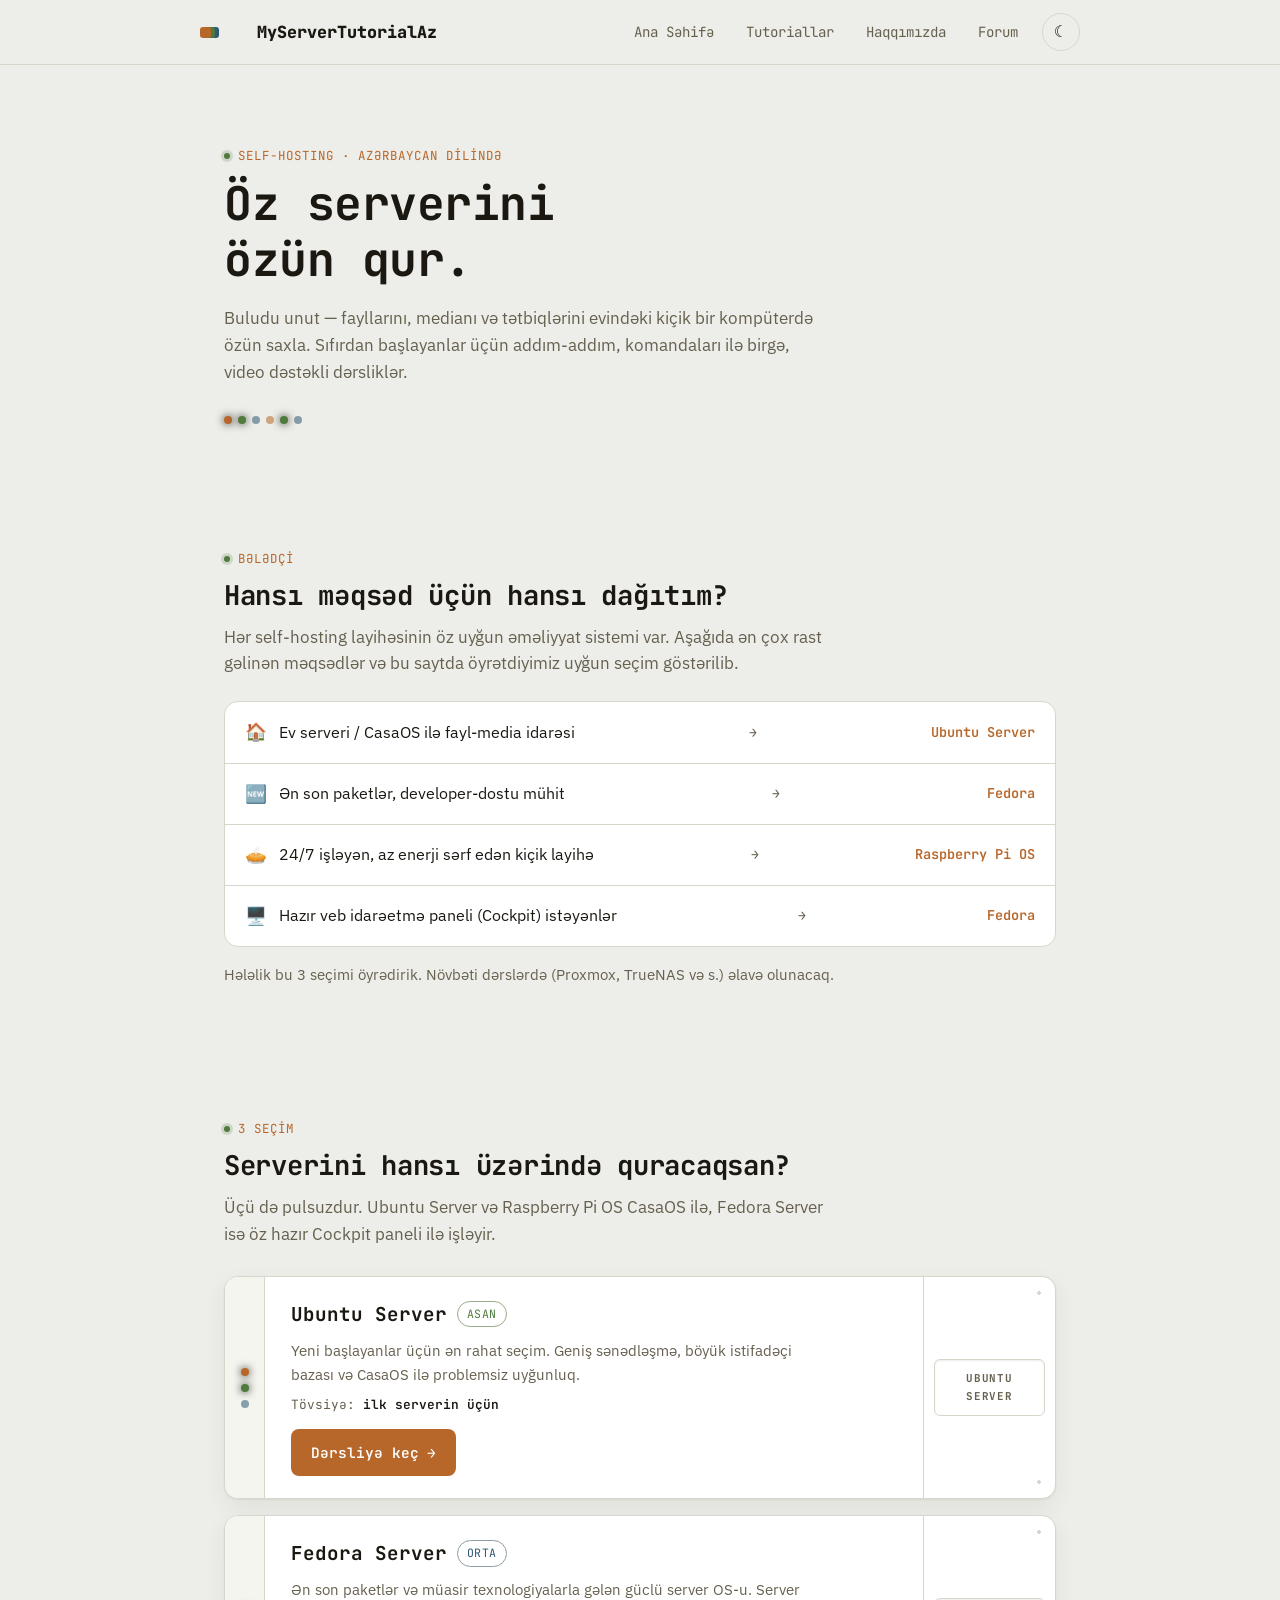
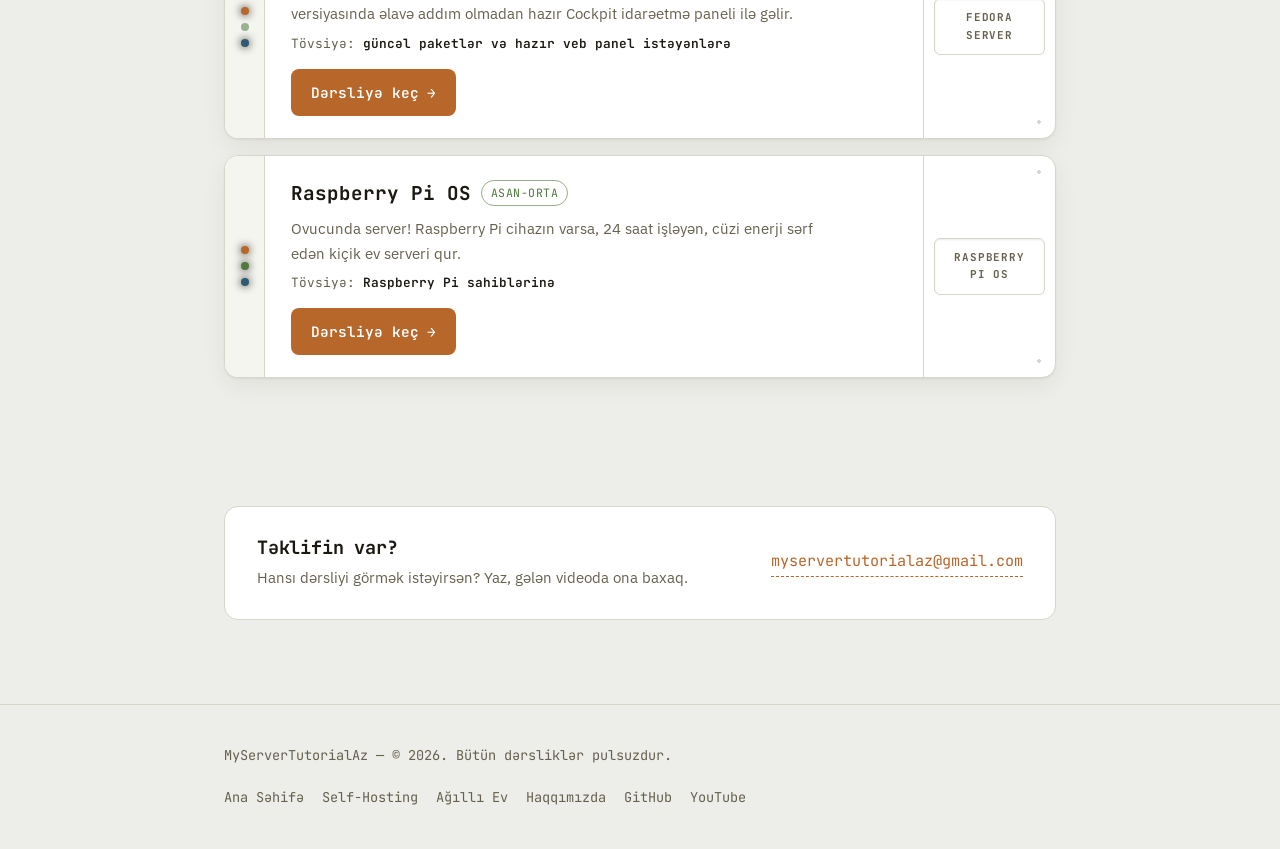
<file: selfhosting.html>
<!DOCTYPE html>
<html lang="az">
<head>
<meta charset="UTF-8">
<meta name="viewport" content="width=device-width, initial-scale=1.0">
<title>Self-Hosting Tutorialları — MyServerTutorialAz | Öz Ev Serverini Qur</title>
<meta name="description" content="Ubuntu Server, Fedora və Raspberry Pi OS üzərində addım-addım self-hosting dərslikləri. CasaOS quraşdırma, video izahlar və Azərbaycan dilində tam bələdçi.">
<meta name="keywords" content="self hosting, ev serveri, CasaOS, Ubuntu Server, Fedora, Raspberry Pi OS, Azərbaycan, öz serverini qur, linux server dərslik">
<meta name="author" content="MyServerTutorialAz">
<meta name="robots" content="index, follow">
<link rel="canonical" href="https://engineer948.github.io/MyServerTutorialAz/selfhosting.html">
<meta name="theme-color" content="#15120D">

<meta property="og:type" content="website">
<meta property="og:locale" content="az_AZ">
<meta property="og:title" content="Self-Hosting Tutorialları — MyServerTutorialAz">
<meta property="og:description" content="Ubuntu Server, Fedora və Raspberry Pi OS ilə addım-addım self-hosting dərslikləri. Azərbaycan dilində, videolu.">
<meta property="og:url" content="https://engineer948.github.io/MyServerTutorialAz/selfhosting.html">
<meta name="twitter:card" content="summary_large_image">

<link rel="icon" href="data:image/svg+xml,%3Csvg xmlns='http://www.w3.org/2000/svg' viewBox='0 0 32 32'%3E%3Crect width='32' height='32' rx='7' fill='%23221D16'/%3E%3Ccircle cx='10' cy='16' r='3' fill='%23D68C45'/%3E%3Ccircle cx='16' cy='16' r='3' fill='%237FA66B'/%3E%3Ccircle cx='22' cy='16' r='3' fill='%236FA0BE'/%3E%3C/svg%3E">

<link rel="preconnect" href="https://fonts.googleapis.com">
<link rel="preconnect" href="https://fonts.gstatic.com" crossorigin>
<link href="https://fonts.googleapis.com/css2?family=IBM+Plex+Sans:wght@400;500;600;700&family=JetBrains+Mono:wght@400;500;600;700;800&display=swap" rel="stylesheet">
<link rel="stylesheet" href="style.css">
</head>
<body>

<nav class="nav">
  <div class="container nav-inner">
    <a href="index.html" class="brand">
      <span class="brand-mark"></span><span class="brand-mark-space"></span>MyServerTutorialAz
    </a>
    <div class="nav-links">
      <a href="index.html" class="nav-link">Ana Səhifə</a>
      <a href="#tutoriallar" class="nav-link">Tutoriallar</a>
      <a href="haqqimizda.html" class="nav-link">Haqqımızda</a>
      <a href="https://engineer948.github.io/forum/#forum/selfhosting" class="nav-link">Forum</a>
      <button class="theme-toggle" data-theme-toggle aria-label="Tema dəyiş">☾</button>
    </div>
  </div>
</nav>

<header class="hero">
  <div class="container">
    <div class="eyebrow"><span class="dot"></span>SELF-HOSTING · AZƏRBAYCAN DİLİNDƏ</div>
    <h1>Öz serverini özün qur.</h1>
    <p class="lead">Buludu unut — fayllarını, medianı və tətbiqlərini evindəki kiçik bir kompüterdə özün saxla. Sıfırdan başlayanlar üçün addım-addım, komandaları ilə birgə, video dəstəkli dərsliklər.</p>
    <div class="led-strip" aria-hidden="true">
      <span class="led on"></span><span class="led on"></span><span class="led"></span><span class="led"></span><span class="led on"></span><span class="led"></span>
    </div>
  </div>
</header>

<section>
  <div class="container">
    <div class="eyebrow"><span class="dot"></span>BƏLƏDÇİ</div>
    <h2>Hansı məqsəd üçün hansı dağıtım?</h2>
    <p class="lead" style="margin-bottom:24px;">Hər self-hosting layihəsinin öz uyğun əməliyyat sistemi var. Aşağıda ən çox rast gəlinən məqsədlər və bu saytda öyrətdiyimiz uyğun seçim göstərilib.</p>

    <div class="purpose-list">
      <div class="purpose-row">
        <span class="purpose-goal"><span class="purpose-icon">🏠</span>Ev serveri / CasaOS ilə fayl-media idarəsi</span>
        <span class="purpose-arrow">→</span>
        <span class="purpose-dist">Ubuntu Server</span>
      </div>
      <div class="purpose-row">
        <span class="purpose-goal"><span class="purpose-icon">🆕</span>Ən son paketlər, developer-dostu mühit</span>
        <span class="purpose-arrow">→</span>
        <span class="purpose-dist">Fedora</span>
      </div>
      <div class="purpose-row">
        <span class="purpose-goal"><span class="purpose-icon">🥧</span>24/7 işləyən, az enerji sərf edən kiçik layihə</span>
        <span class="purpose-arrow">→</span>
        <span class="purpose-dist">Raspberry Pi OS</span>
      </div>
      <div class="purpose-row">
        <span class="purpose-goal"><span class="purpose-icon">🖥️</span>Hazır veb idarəetmə paneli (Cockpit) istəyənlər</span>
        <span class="purpose-arrow">→</span>
        <span class="purpose-dist">Fedora</span>
      </div>
    </div>
    <p style="margin-top:16px; color:var(--ink-dim); font-size:.92rem;">Hələlik bu 3 seçimi öyrədirik. Növbəti dərslərdə (Proxmox, TrueNAS və s.) əlavə olunacaq.</p>
  </div>
</section>

<section id="tutoriallar">
  <div class="container">
    <div class="eyebrow"><span class="dot"></span>3 SEÇİM</div>
    <h2>Serverini hansı üzərində quracaqsan?</h2>
    <p class="lead" style="margin-bottom:28px;">Üçü də pulsuzdur. Ubuntu Server və Raspberry Pi OS CasaOS ilə, Fedora Server isə öz hazır Cockpit paneli ilə işləyir.</p>

    <div class="rack">

      <article class="rack-card">
        <div class="rack-lights" aria-hidden="true">
          <span class="led on"></span><span class="led on"></span><span class="led"></span>
        </div>
        <div class="rack-body">
          <div class="rack-top">
            <span class="rack-name">Ubuntu Server</span>
            <span class="badge badge-easy">Asan</span>
          </div>
          <p class="rack-desc">Yeni başlayanlar üçün ən rahat seçim. Geniş sənədləşmə, böyük istifadəçi bazası və CasaOS ilə problemsiz uyğunluq.</p>
          <p class="rack-best">Tövsiyə: <strong>ilk serverin üçün</strong></p>
          <a href="ubuntu-server.html" class="btn btn-primary rack-cta">Dərsliyə keç <span class="btn-arrow">→</span></a>
        </div>
        <div class="rack-plate"><div class="plate-tag">UBUNTU<br>SERVER</div></div>
      </article>

      <article class="rack-card">
        <div class="rack-lights" aria-hidden="true">
          <span class="led on"></span><span class="led"></span><span class="led on"></span>
        </div>
        <div class="rack-body">
          <div class="rack-top">
            <span class="rack-name">Fedora Server</span>
            <span class="badge badge-mid">Orta</span>
          </div>
          <p class="rack-desc">Ən son paketlər və müasir texnologiyalarla gələn güclü server OS-u. Server versiyasında əlavə addım olmadan hazır Cockpit idarəetmə paneli ilə gəlir.</p>
          <p class="rack-best">Tövsiyə: <strong>güncəl paketlər və hazır veb panel istəyənlərə</strong></p>
          <a href="fedora.html" class="btn btn-primary rack-cta">Dərsliyə keç <span class="btn-arrow">→</span></a>
        </div>
        <div class="rack-plate"><div class="plate-tag">FEDORA<br>SERVER</div></div>
      </article>

      <article class="rack-card">
        <div class="rack-lights" aria-hidden="true">
          <span class="led on"></span><span class="led on"></span><span class="led on"></span>
        </div>
        <div class="rack-body">
          <div class="rack-top">
            <span class="rack-name">Raspberry Pi OS</span>
            <span class="badge badge-easy">Asan-Orta</span>
          </div>
          <p class="rack-desc">Ovucunda server! Raspberry Pi cihazın varsa, 24 saat işləyən, cüzi enerji sərf edən kiçik ev serveri qur.</p>
          <p class="rack-best">Tövsiyə: <strong>Raspberry Pi sahiblərinə</strong></p>
          <a href="raspberry-pi.html" class="btn btn-primary rack-cta">Dərsliyə keç <span class="btn-arrow">→</span></a>
        </div>
        <div class="rack-plate"><div class="plate-tag">RASPBERRY<br>PI OS</div></div>
      </article>

    </div>
  </div>
</section>

<section>
  <div class="container">
    <div class="contact-strip">
      <div>
        <h3>Təklifin var?</h3>
        <p>Hansı dərsliyi görmək istəyirsən? Yaz, gələn videoda ona baxaq.</p>
      </div>
      <a href="mailto:myservertutorialaz@gmail.com" class="contact-email">myservertutorialaz@gmail.com</a>
    </div>
  </div>
</section>

<footer>
  <div class="container footer-inner">
    <span class="footer-brand">MyServerTutorialAz — © 2026. Bütün dərsliklər pulsuzdur.</span>
    <div class="footer-links">
      <a href="index.html">Ana Səhifə</a>
      <a href="selfhosting.html">Self-Hosting</a>
      <a href="smarthome.html">Ağıllı Ev</a>
      <a href="haqqimizda.html">Haqqımızda</a>
      <a href="https://github.com/engineer948" target="_blank" rel="noopener">GitHub</a>
      <a href="https://youtube.com/@MyServerTutorialAz" target="_blank" rel="noopener">YouTube</a>
    </div>
  </div>
</footer>

<script src="script.js"></script>
</body>
</html>
</file>
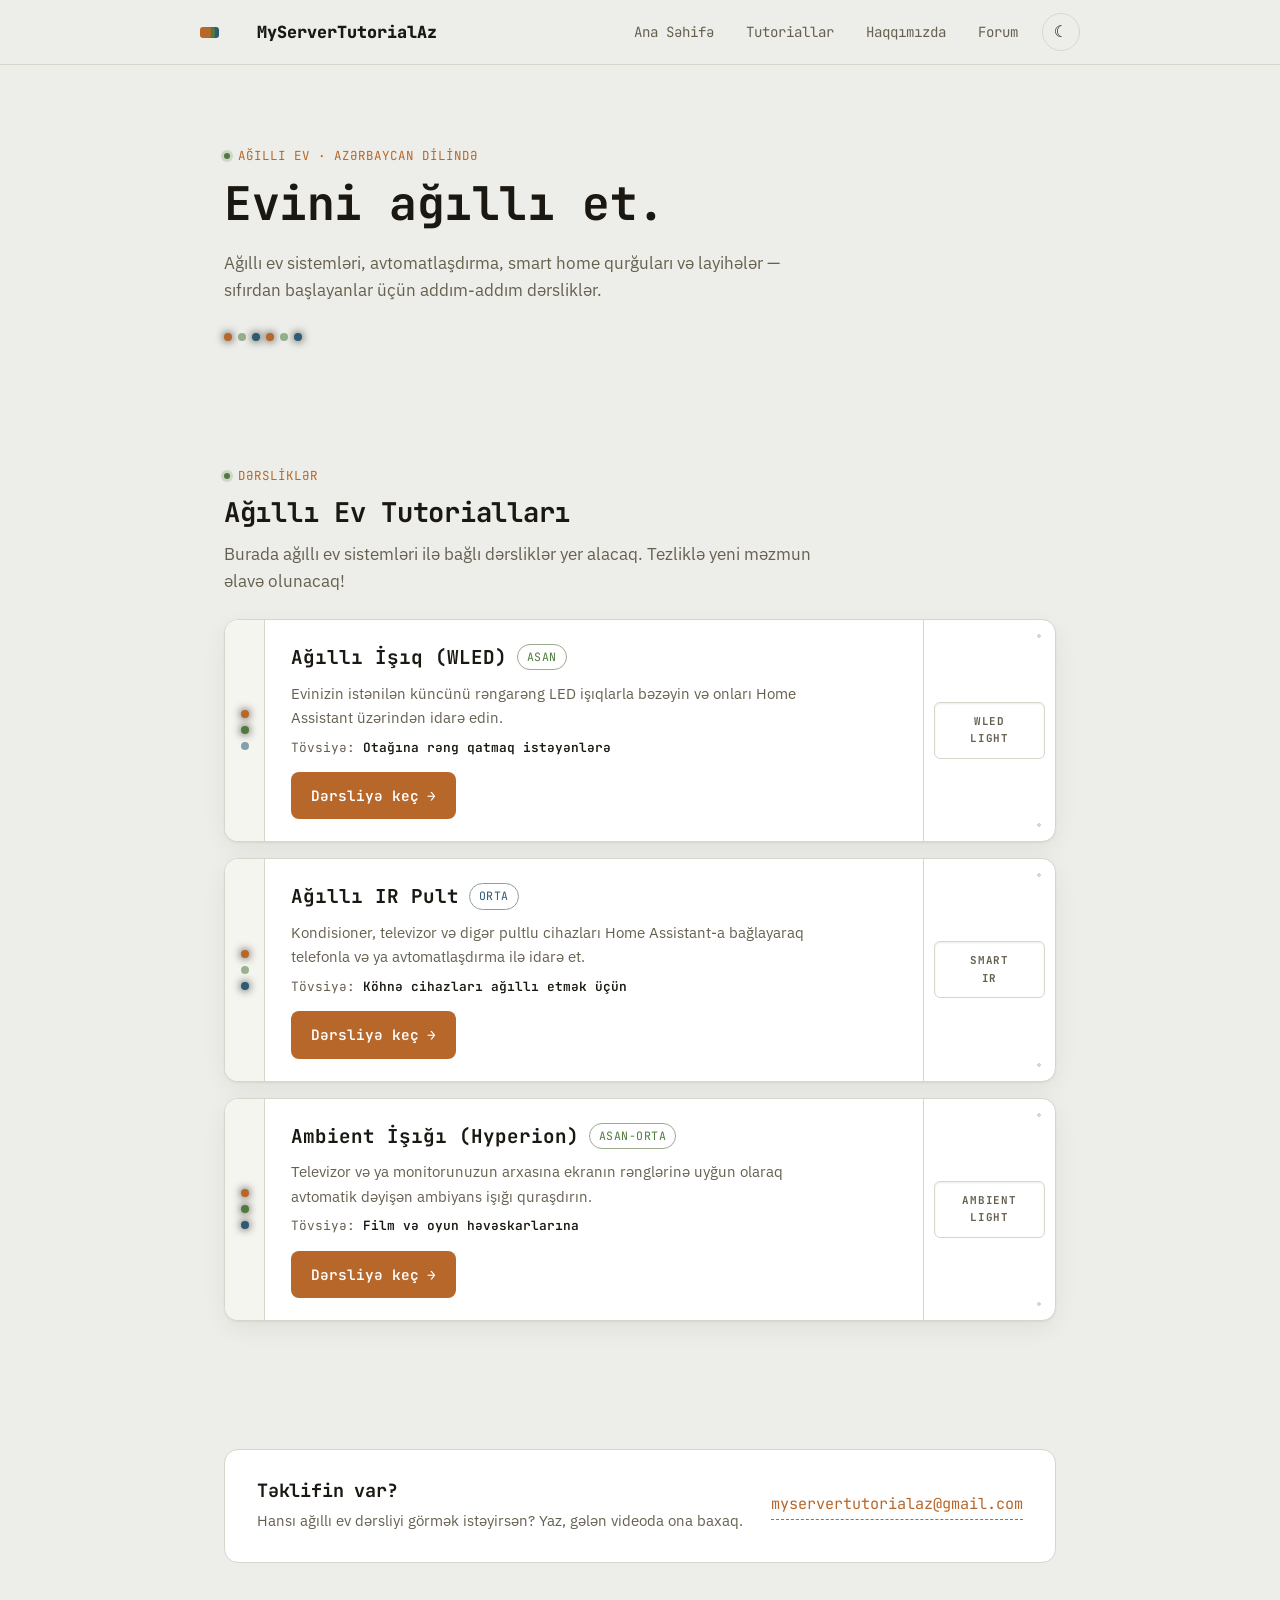
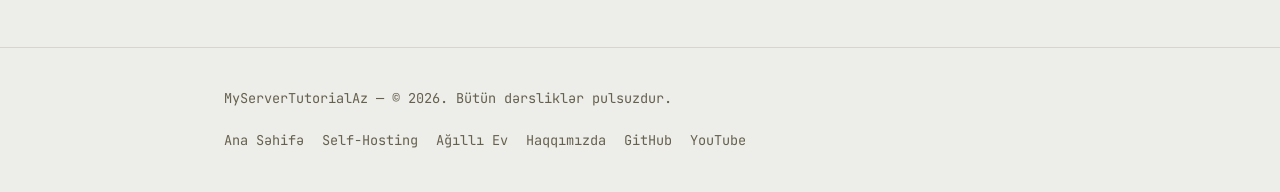
<file: smarthome.html>
<!DOCTYPE html>
<html lang="az">
<head>
<meta charset="UTF-8">
<meta name="viewport" content="width=device-width, initial-scale=1.0">
<title>Ağıllı Ev Tutorialları — MyServerTutorialAz | Smart Home Dərslikləri</title>
<meta name="description" content="Ağıllı ev sistemləri, avtomatlaşdırma, smart home qurğuları və layihələr üçün Azərbaycan dilində addım-addım dərsliklər.">
<meta name="keywords" content="ağıllı ev, smart home, ev avtomatlaşdırma, Home Assistant, Azərbaycan, smart home tutorial">
<meta name="author" content="MyServerTutorialAz">
<meta name="robots" content="index, follow">
<link rel="canonical" href="https://engineer948.github.io/MyServerTutorialAz/smarthome.html">
<meta name="theme-color" content="#15120D">

<meta property="og:type" content="website">
<meta property="og:locale" content="az_AZ">
<meta property="og:title" content="Ağıllı Ev Tutorialları — MyServerTutorialAz">
<meta property="og:description" content="Ağıllı ev sistemləri, avtomatlaşdırma, smart home dərslikləri — Azərbaycan dilində.">
<meta property="og:url" content="https://engineer948.github.io/MyServerTutorialAz/smarthome.html">
<meta name="twitter:card" content="summary_large_image">

<link rel="icon" href="data:image/svg+xml,%3Csvg xmlns='http://www.w3.org/2000/svg' viewBox='0 0 32 32'%3E%3Crect width='32' height='32' rx='7' fill='%23221D16'/%3E%3Ccircle cx='10' cy='16' r='3' fill='%23D68C45'/%3E%3Ccircle cx='16' cy='16' r='3' fill='%237FA66B'/%3E%3Ccircle cx='22' cy='16' r='3' fill='%236FA0BE'/%3E%3C/svg%3E">

<link rel="preconnect" href="https://fonts.googleapis.com">
<link rel="preconnect" href="https://fonts.gstatic.com" crossorigin>
<link href="https://fonts.googleapis.com/css2?family=IBM+Plex+Sans:wght@400;500;600;700&family=JetBrains+Mono:wght@400;500;600;700;800&display=swap" rel="stylesheet">
<link rel="stylesheet" href="style.css">
</head>
<body>

<nav class="nav">
  <div class="container nav-inner">
    <a href="index.html" class="brand">
      <span class="brand-mark"></span><span class="brand-mark-space"></span>MyServerTutorialAz
    </a>
    <div class="nav-links">
      <a href="index.html" class="nav-link">Ana Səhifə</a>
      <a href="#tutoriallar" class="nav-link">Tutoriallar</a>
      <a href="haqqimizda.html" class="nav-link">Haqqımızda</a>
      <a href="https://engineer948.github.io/forum/#forum/agilliev" class="nav-link">Forum</a>
      <button class="theme-toggle" data-theme-toggle aria-label="Tema dəyiş">☾</button>
    </div>
  </div>
</nav>

<header class="hero">
  <div class="container">
    <div class="eyebrow"><span class="dot"></span>AĞILLI EV · AZƏRBAYCAN DİLİNDƏ</div>
    <h1>Evini ağıllı et.</h1>
    <p class="lead">Ağıllı ev sistemləri, avtomatlaşdırma, smart home qurğuları və layihələr — sıfırdan başlayanlar üçün addım-addım dərsliklər.</p>
    <div class="led-strip" aria-hidden="true">
      <span class="led on"></span><span class="led"></span><span class="led on"></span><span class="led on"></span><span class="led"></span><span class="led on"></span>
    </div>
  </div>
</header>

<section id="tutoriallar">
  <div class="container">
    <div class="eyebrow"><span class="dot"></span>DƏRSLİKLƏR</div>
    <h2>Ağıllı Ev Tutorialları</h2>
    <p class="lead" style="margin-bottom:24px;">Burada ağıllı ev sistemləri ilə bağlı dərsliklər yer alacaq. Tezliklə yeni məzmun əlavə olunacaq!</p>

    <div class="rack">

      <article class="rack-card">
        <div class="rack-lights" aria-hidden="true">
          <span class="led on"></span><span class="led on"></span><span class="led"></span>
        </div>
        <div class="rack-body">
          <div class="rack-top">
            <span class="rack-name">Ağıllı İşıq (WLED)</span>
            <span class="badge badge-easy">Asan</span>
          </div>
          <p class="rack-desc">Evinizin istənilən küncünü rəngarəng LED işıqlarla bəzəyin və onları Home Assistant üzərindən idarə edin.</p>
          <p class="rack-best">Tövsiyə: <strong>Otağına rəng qatmaq istəyənlərə</strong></p>
          <a href="#" class="btn btn-primary rack-cta">Dərsliyə keç <span class="btn-arrow">→</span></a>
        </div>
        <div class="rack-plate"><div class="plate-tag">WLED<br>LIGHT</div></div>
      </article>

      <article class="rack-card">
        <div class="rack-lights" aria-hidden="true">
          <span class="led on"></span><span class="led"></span><span class="led on"></span>
        </div>
        <div class="rack-body">
          <div class="rack-top">
            <span class="rack-name">Ağıllı IR Pult</span>
            <span class="badge badge-mid">Orta</span>
          </div>
          <p class="rack-desc">Kondisioner, televizor və digər pultlu cihazları Home Assistant-a bağlayaraq telefonla və ya avtomatlaşdırma ilə idarə et.</p>
          <p class="rack-best">Tövsiyə: <strong>Köhnə cihazları ağıllı etmək üçün</strong></p>
          <a href="#" class="btn btn-primary rack-cta">Dərsliyə keç <span class="btn-arrow">→</span></a>
        </div>
        <div class="rack-plate"><div class="plate-tag">SMART<br>IR</div></div>
      </article>

      <article class="rack-card">
        <div class="rack-lights" aria-hidden="true">
          <span class="led on"></span><span class="led on"></span><span class="led on"></span>
        </div>
        <div class="rack-body">
          <div class="rack-top">
            <span class="rack-name">Ambient İşığı (Hyperion)</span>
            <span class="badge badge-easy">Asan-Orta</span>
          </div>
          <p class="rack-desc">Televizor və ya monitorunuzun arxasına ekranın rənglərinə uyğun olaraq avtomatik dəyişən ambiyans işığı quraşdırın.</p>
          <p class="rack-best">Tövsiyə: <strong>Film və oyun həvəskarlarına</strong></p>
          <a href="#" class="btn btn-primary rack-cta">Dərsliyə keç <span class="btn-arrow">→</span></a>
        </div>
        <div class="rack-plate"><div class="plate-tag">AMBIENT<br>LIGHT</div></div>
      </article>

    </div>

  </div>
</section>

<section>
  <div class="container">
    <div class="contact-strip">
      <div>
        <h3>Təklifin var?</h3>
        <p>Hansı ağıllı ev dərsliyi görmək istəyirsən? Yaz, gələn videoda ona baxaq.</p>
      </div>
      <a href="mailto:myservertutorialaz@gmail.com" class="contact-email">myservertutorialaz@gmail.com</a>
    </div>
  </div>
</section>

<footer>
  <div class="container footer-inner">
    <span class="footer-brand">MyServerTutorialAz — © 2026. Bütün dərsliklər pulsuzdur.</span>
    <div class="footer-links">
      <a href="index.html">Ana Səhifə</a>
      <a href="selfhosting.html">Self-Hosting</a>
      <a href="smarthome.html">Ağıllı Ev</a>
      <a href="haqqimizda.html">Haqqımızda</a>
      <a href="https://github.com/engineer948" target="_blank" rel="noopener">GitHub</a>
      <a href="https://youtube.com/@MyServerTutorialAz" target="_blank" rel="noopener">YouTube</a>
    </div>
  </div>
</footer>

<script src="script.js"></script>
</body>
</html>
</file>
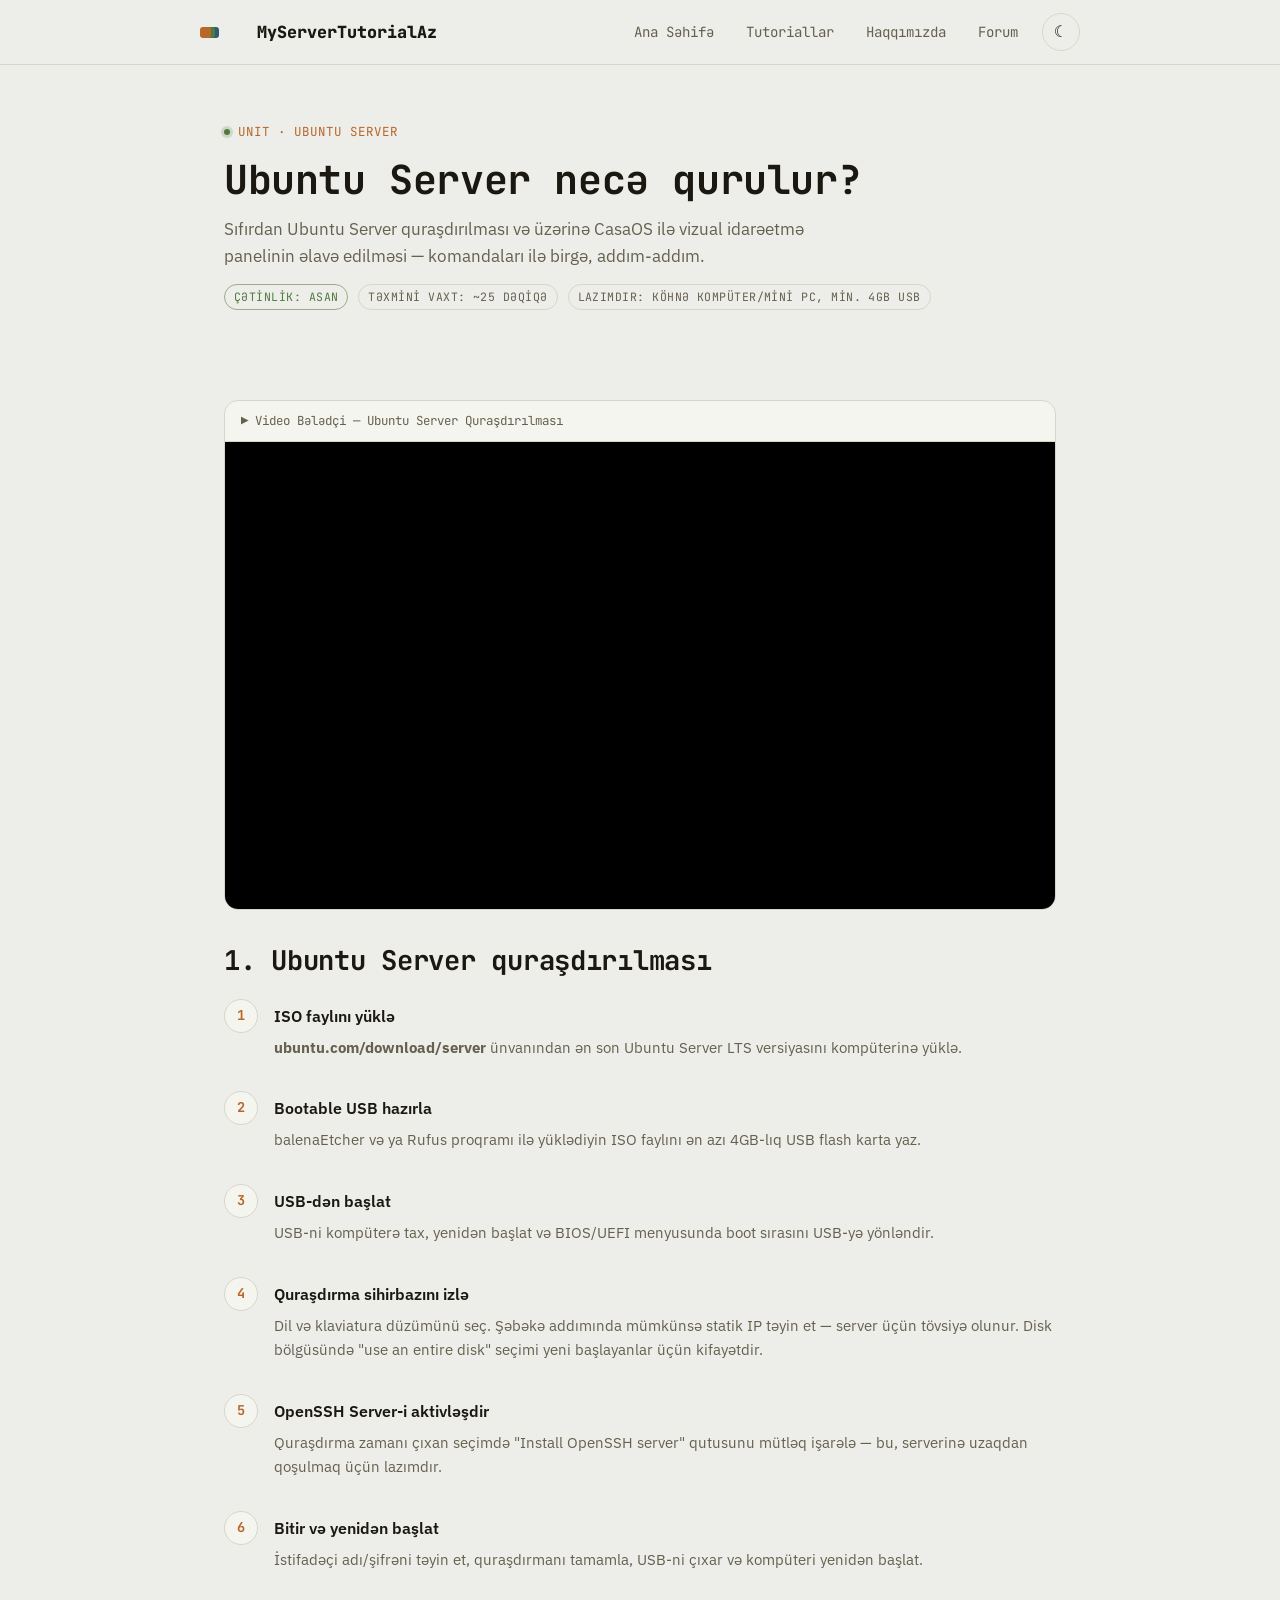
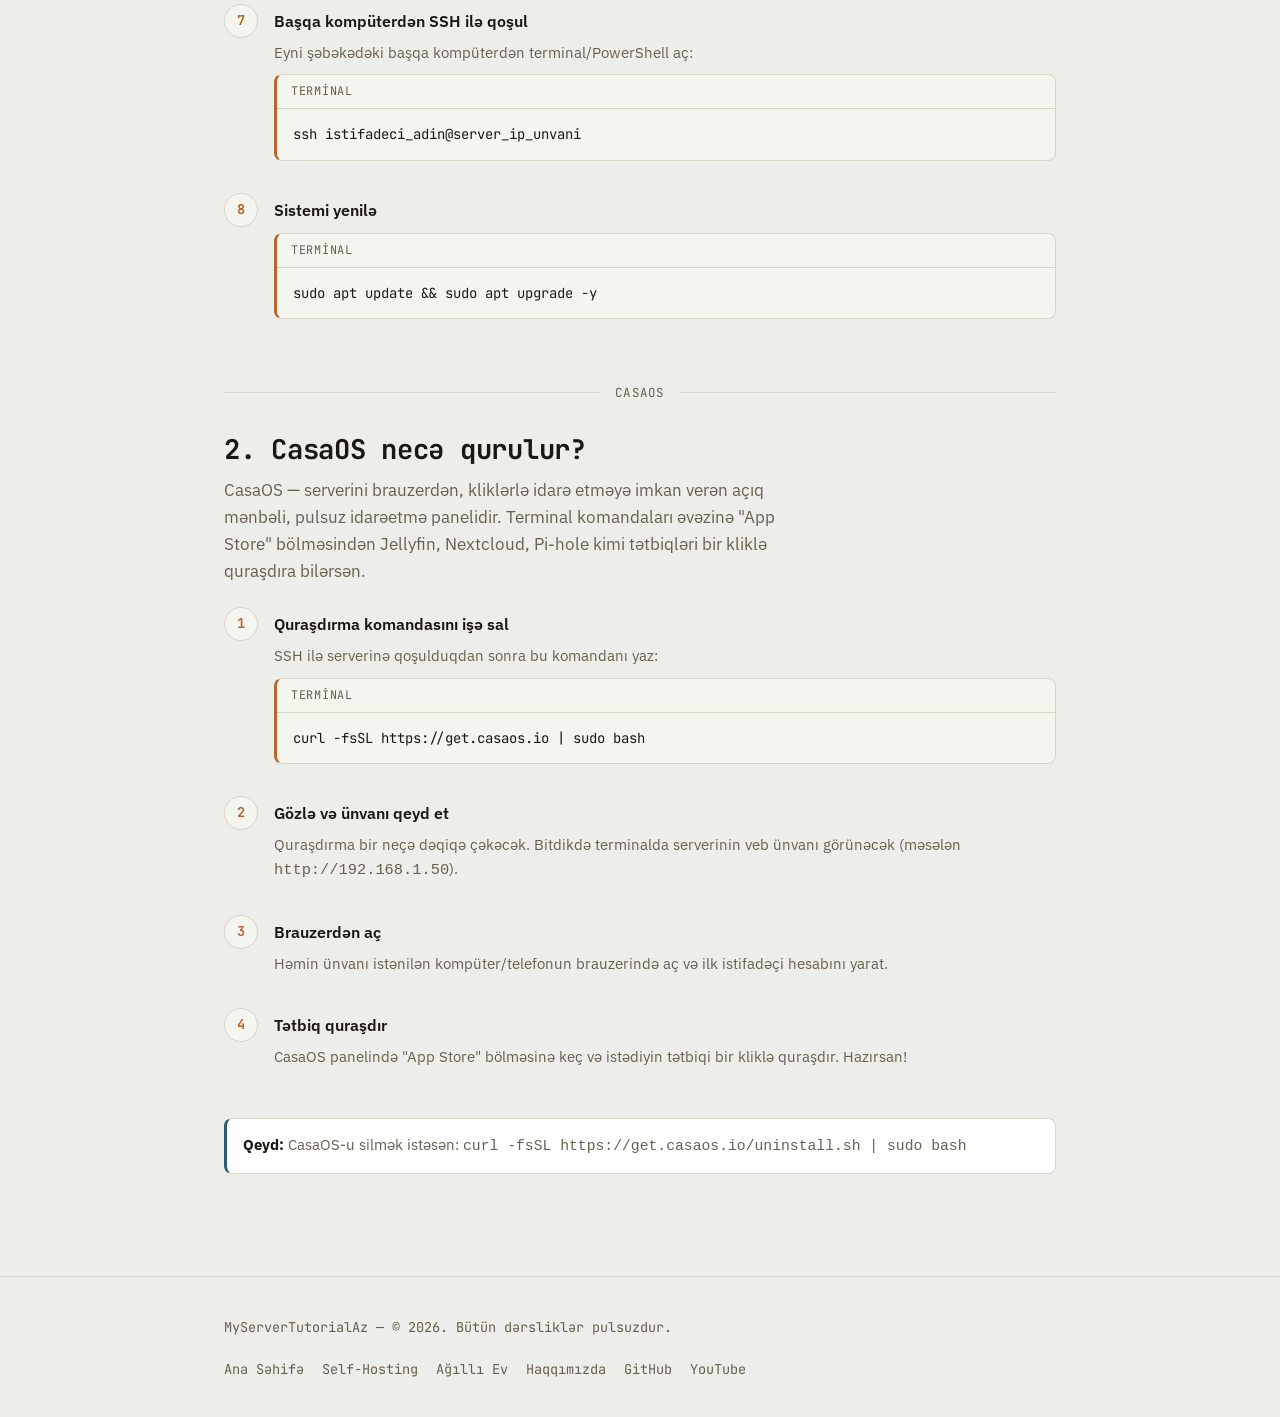
<file: ubuntu-server.html>
<!DOCTYPE html>
<html lang="az">
<head>
<meta charset="UTF-8">
<meta name="viewport" content="width=device-width, initial-scale=1.0">
<title>Ubuntu Server Necə Qurulur? + CasaOS Quraşdırılması | MyServerTutorialAz</title>
<meta name="description" content="Ubuntu Server-i sıfırdan quraşdırmaq və üzərinə CasaOS quraşdırmaq üçün addım-addım dərslik. Terminal komandaları, video izah və Azərbaycan dilində tam bələdçi.">
<meta name="keywords" content="Ubuntu Server quraşdırma, Ubuntu Server dərslik, CasaOS Ubuntu, ev serveri, self hosting Azərbaycan">
<meta name="author" content="MyServerTutorialAz">
<meta name="robots" content="index, follow">
<link rel="canonical" href="https://ozserver.az/ubuntu-server.html">
<meta name="theme-color" content="#15120D">

<meta property="og:type" content="article">
<meta property="og:locale" content="az_AZ">
<meta property="og:title" content="Ubuntu Server Necə Qurulur? + CasaOS Quraşdırılması">
<meta property="og:description" content="Sıfırdan Ubuntu Server quraşdırma və CasaOS ilə ev serveri qurma dərsliyi — Azərbaycan dilində.">
<meta property="og:url" content="https://ozserver.az/ubuntu-server.html">
<meta name="twitter:card" content="summary_large_image">

<link rel="icon" href="data:image/svg+xml,%3Csvg xmlns='http://www.w3.org/2000/svg' viewBox='0 0 32 32'%3E%3Crect width='32' height='32' rx='7' fill='%23221D16'/%3E%3Ccircle cx='10' cy='16' r='3' fill='%23D68C45'/%3E%3Ccircle cx='16' cy='16' r='3' fill='%237FA66B'/%3E%3Ccircle cx='22' cy='16' r='3' fill='%236FA0BE'/%3E%3C/svg%3E">

<link rel="preconnect" href="https://fonts.googleapis.com">
<link rel="preconnect" href="https://fonts.gstatic.com" crossorigin>
<link href="https://fonts.googleapis.com/css2?family=IBM+Plex+Sans:wght@400;500;600;700&family=JetBrains+Mono:wght@400;500;600;700;800&display=swap" rel="stylesheet">
<link rel="stylesheet" href="style.css">
</head>
<body>

<nav class="nav">
  <div class="container nav-inner">
    <a href="index.html" class="brand">
      <span class="brand-mark"></span><span class="brand-mark-space"></span>MyServerTutorialAz
    </a>
    <div class="nav-links">
      <a href="index.html" class="nav-link">Ana Səhifə</a>
      <a href="selfhosting.html#tutoriallar" class="nav-link">Tutoriallar</a>
      <a href="haqqimizda.html" class="nav-link">Haqqımızda</a>
      <a href="forum-selfhost.html" class="nav-link">Forum</a>
      <button class="theme-toggle" data-theme-toggle aria-label="Tema dəyiş">☾</button>
    </div>
  </div>
</nav>

<header class="page-head">
  <div class="container">
    <div class="eyebrow"><span class="dot"></span>UNIT · UBUNTU SERVER</div>
    <h1>Ubuntu Server necə qurulur?</h1>
    <p class="lead">Sıfırdan Ubuntu Server quraşdırılması və üzərinə CasaOS ilə vizual idarəetmə panelinin əlavə edilməsi — komandaları ilə birgə, addım-addım.</p>
    <div class="page-head-meta">
      <span class="badge badge-easy">Çətinlik: Asan</span>
      <span class="badge">Təxmini vaxt: ~25 dəqiqə</span>
      <span class="badge">Lazımdır: köhnə kompüter/mini PC, min. 4GB USB</span>
    </div>
  </div>
</header>

<section>
  <div class="container">
    <div class="video-slot">
      <div class="video-slot-label">▶ Video Bələdçi — Ubuntu Server Quraşdırılması</div>
      <div class="video-frame-wrap">
        <!-- YouTube videonu buraya əlavə et: src="" içinə "embed" linkini yaz.
             Nümunə: src="https://www.youtube.com/embed/VIDEO_ID" -->
        <iframe src="" title="Ubuntu Server quraşdırılması video dərsi" allowfullscreen loading="lazy"></iframe>
      </div>
    </div>

    <h2>1. Ubuntu Server quraşdırılması</h2>
    <div class="steps">
      <div class="step">
        <span class="step-num"></span>
        <div class="step-body">
          <h4>ISO faylını yüklə</h4>
          <p><strong>ubuntu.com/download/server</strong> ünvanından ən son Ubuntu Server LTS versiyasını kompüterinə yüklə.</p>
        </div>
      </div>
      <div class="step">
        <span class="step-num"></span>
        <div class="step-body">
          <h4>Bootable USB hazırla</h4>
          <p>balenaEtcher və ya Rufus proqramı ilə yüklədiyin ISO faylını ən azı 4GB-lıq USB flash karta yaz.</p>
        </div>
      </div>
      <div class="step">
        <span class="step-num"></span>
        <div class="step-body">
          <h4>USB-dən başlat</h4>
          <p>USB-ni kompüterə tax, yenidən başlat və BIOS/UEFI menyusunda boot sırasını USB-yə yönləndir.</p>
        </div>
      </div>
      <div class="step">
        <span class="step-num"></span>
        <div class="step-body">
          <h4>Quraşdırma sihirbazını izlə</h4>
          <p>Dil və klaviatura düzümünü seç. Şəbəkə addımında mümkünsə statik IP təyin et — server üçün tövsiyə olunur. Disk bölgüsündə "use an entire disk" seçimi yeni başlayanlar üçün kifayətdir.</p>
        </div>
      </div>
      <div class="step">
        <span class="step-num"></span>
        <div class="step-body">
          <h4>OpenSSH Server-i aktivləşdir</h4>
          <p>Quraşdırma zamanı çıxan seçimdə "Install OpenSSH server" qutusunu mütləq işarələ — bu, serverinə uzaqdan qoşulmaq üçün lazımdır.</p>
        </div>
      </div>
      <div class="step">
        <span class="step-num"></span>
        <div class="step-body">
          <h4>Bitir və yenidən başlat</h4>
          <p>İstifadəçi adı/şifrəni təyin et, quraşdırmanı tamamla, USB-ni çıxar və kompüteri yenidən başlat.</p>
        </div>
      </div>
      <div class="step">
        <span class="step-num"></span>
        <div class="step-body">
          <h4>Başqa kompüterdən SSH ilə qoşul</h4>
          <p>Eyni şəbəkədəki başqa kompüterdən terminal/PowerShell aç:</p>
          <div class="term">
            <div class="term-label">terminal</div>
            <pre>ssh istifadeci_adin@server_ip_unvani</pre>
          </div>
        </div>
      </div>
      <div class="step">
        <span class="step-num"></span>
        <div class="step-body">
          <h4>Sistemi yenilə</h4>
          <div class="term">
            <div class="term-label">terminal</div>
            <pre>sudo apt update && sudo apt upgrade -y</pre>
          </div>
        </div>
      </div>
    </div>

    <div class="section-divider"><span>CasaOS</span></div>

    <h2>2. CasaOS necə qurulur?</h2>
    <p class="lead" style="margin-bottom:8px;">CasaOS — serverini brauzerdən, kliklərlə idarə etməyə imkan verən açıq mənbəli, pulsuz idarəetmə panelidir. Terminal komandaları əvəzinə "App Store" bölməsindən Jellyfin, Nextcloud, Pi-hole kimi tətbiqləri bir kliklə quraşdıra bilərsən.</p>

    <div class="steps">
      <div class="step">
        <span class="step-num"></span>
        <div class="step-body">
          <h4>Quraşdırma komandasını işə sal</h4>
          <p>SSH ilə serverinə qoşulduqdan sonra bu komandanı yaz:</p>
          <div class="term">
            <div class="term-label">terminal</div>
            <pre>curl -fsSL https://get.casaos.io | sudo bash</pre>
          </div>
        </div>
      </div>
      <div class="step">
        <span class="step-num"></span>
        <div class="step-body">
          <h4>Gözlə və ünvanı qeyd et</h4>
          <p>Quraşdırma bir neçə dəqiqə çəkəcək. Bitdikdə terminalda serverinin veb ünvanı görünəcək (məsələn <code>http://192.168.1.50</code>).</p>
        </div>
      </div>
      <div class="step">
        <span class="step-num"></span>
        <div class="step-body">
          <h4>Brauzerdən aç</h4>
          <p>Həmin ünvanı istənilən kompüter/telefonun brauzerində aç və ilk istifadəçi hesabını yarat.</p>
        </div>
      </div>
      <div class="step">
        <span class="step-num"></span>
        <div class="step-body">
          <h4>Tətbiq quraşdır</h4>
          <p>CasaOS panelində "App Store" bölməsinə keç və istədiyin tətbiqi bir kliklə quraşdır. Hazırsan!</p>
        </div>
      </div>
    </div>

    <div class="note"><strong>Qeyd:</strong> CasaOS-u silmək istəsən: <code>curl -fsSL https://get.casaos.io/uninstall.sh | sudo bash</code></div>
  </div>
</section>

<footer>
  <div class="container footer-inner">
    <span class="footer-brand">MyServerTutorialAz — © 2026. Bütün dərsliklər pulsuzdur.</span>
    <div class="footer-links">
      <a href="index.html">Ana Səhifə</a>
      <a href="selfhosting.html">Self-Hosting</a>
      <a href="smarthome.html">Ağıllı Ev</a>
      <a href="haqqimizda.html">Haqqımızda</a>
      <a href="https://github.com/engineer948" target="_blank" rel="noopener">GitHub</a>
      <a href="https://youtube.com/@MyServerTutorialAz" target="_blank" rel="noopener">YouTube</a>
    </div>
  </div>
</footer>

<script src="script.js"></script>
</body>
</html>
</file>
<file: style.css>
/* ==========================================================================
   MyServerTutorialAz — Self-hosting dərslikləri
   Dizayn dili: "server rack" — isti tünd fon, mis/adaçayı/tel-mavi vurğular,
   status-işıqlı rack-vahid kartları, terminal-üslublu kod blokları.
   ========================================================================== */

/* ---- Sıfırlama ---- */
html { scroll-behavior: smooth; }
*, *::before, *::after { box-sizing: border-box; }
html, body, h1, h2, h3, h4, p, ul, ol, dl, dd, figure { margin: 0; padding: 0; }
ul, ol { list-style: none; }
img { max-width: 100%; display: block; }
a { color: inherit; text-decoration: none; }
button { font: inherit; color: inherit; background: none; border: none; cursor: pointer; }

/* ---- Rəng tokenləri: açıq rejim (defolt) ---- */
:root {
  --bg: #EDEEE9;
  --surface: #FFFFFF;
  --surface-2: #F5F5F0;
  --ink: #1B1812;
  --ink-dim: #66604F;
  --copper: #B8672A;
  --copper-ink: #FFFFFF;
  --sage: #4F7A3E;
  --wire: #2F5A73;
  --border: #D8D5CB;
  --shadow: 0 1px 2px rgba(27,24,18,.06), 0 8px 24px rgba(27,24,18,.06);

  --font-display: 'JetBrains Mono', ui-monospace, 'SFMono-Regular', Menlo, monospace;
  --font-body: 'IBM Plex Sans', system-ui, -apple-system, 'Segoe UI', sans-serif;
  --font-mono: 'JetBrains Mono', ui-monospace, 'SFMono-Regular', Menlo, monospace;

  --radius: 14px;
  --radius-sm: 8px;
  --container: 880px;

  color-scheme: light;
}

/* ---- Rəng tokenləri: tünd rejim (sistem seçiminə görə) ---- */
@media (prefers-color-scheme: dark) {
  :root {
    --bg: #15120D;
    --surface: #221D16;
    --surface-2: #2C2519;
    --ink: #F2EBDD;
    --ink-dim: #B5AA96;
    --copper: #D68C45;
    --copper-ink: #1B1300;
    --sage: #7FA66B;
    --wire: #6FA0BE;
    --border: #3A3225;
    --shadow: 0 1px 2px rgba(0,0,0,.3), 0 12px 32px rgba(0,0,0,.35);
    color-scheme: dark;
  }
}

/* ---- Əl ilə keçid (JS ilə <html data-theme="..."> qoyulur) ---- */
:root[data-theme="dark"] {
  --bg: #15120D; --surface: #221D16; --surface-2: #2C2519;
  --ink: #F2EBDD; --ink-dim: #B5AA96;
  --copper: #D68C45; --copper-ink: #1B1300;
  --sage: #7FA66B; --wire: #6FA0BE; --border: #3A3225;
  --shadow: 0 1px 2px rgba(0,0,0,.3), 0 12px 32px rgba(0,0,0,.35);
  color-scheme: dark;
}
:root[data-theme="light"] {
  --bg: #EDEEE9; --surface: #FFFFFF; --surface-2: #F5F5F0;
  --ink: #1B1812; --ink-dim: #66604F;
  --copper: #B8672A; --copper-ink: #FFFFFF;
  --sage: #4F7A3E; --wire: #2F5A73; --border: #D8D5CB;
  --shadow: 0 1px 2px rgba(27,24,18,.06), 0 8px 24px rgba(27,24,18,.06);
  color-scheme: light;
}

body {
  background: var(--bg);
  color: var(--ink);
  font-family: var(--font-body);
  font-size: 16px;
  line-height: 1.6;
  transition: background-color .25s ease, color .25s ease;
}

.container {
  width: 100%;
  max-width: var(--container);
  margin: 0 auto;
  padding: 0 24px;
}

section { padding: 64px 0; }
@media (max-width: 640px) { section { padding: 44px 0; } }

h1, h2, h3 { font-family: var(--font-display); font-weight: 700; letter-spacing: -0.01em; line-height: 1.2; }
h2 { font-size: 1.7rem; margin-bottom: 12px; }
h3 { font-size: 1.15rem; }
p.lead { color: var(--ink-dim); font-size: 1.05rem; max-width: 60ch; }

.eyebrow {
  display: inline-flex;
  align-items: center;
  gap: 8px;
  font-family: var(--font-mono);
  font-size: .78rem;
  letter-spacing: .08em;
  text-transform: uppercase;
  color: var(--copper);
  margin-bottom: 10px;
}
.eyebrow .dot { width: 6px; height: 6px; border-radius: 50%; background: var(--sage); box-shadow: 0 0 0 3px color-mix(in srgb, var(--sage) 20%, transparent); }

/* ---- Naviqasiya ---- */
.nav {
  position: sticky; top: 0; z-index: 40;
  background: color-mix(in srgb, var(--bg) 88%, transparent);
  backdrop-filter: blur(10px);
  border-bottom: 1px solid var(--border);
}
.nav-inner { display: flex; align-items: center; justify-content: space-between; min-height: 64px; flex-wrap: wrap; gap: 8px 0; padding: 10px 0; }
.brand { display: flex; align-items: center; gap: 9px; font-family: var(--font-display); font-weight: 800; font-size: 1.05rem; }
.brand-mark { width: 11px; height: 11px; border-radius: 3px; background: var(--copper); box-shadow: 4px 0 0 var(--sage), 8px 0 0 var(--wire); flex-shrink: 0; }
.brand-mark-space { width: 28px; }

.nav-links { display: flex; align-items: center; gap: 4px; }
.nav-link {
  font-family: var(--font-mono);
  font-size: .88rem;
  padding: 8px 14px;
  border-radius: 999px;
  color: var(--ink-dim);
  transition: background-color .15s ease, color .15s ease;
}
.nav-link:hover { background: var(--surface-2); color: var(--ink); }
.nav-link.is-active { color: var(--ink); background: var(--surface-2); }

.theme-toggle {
  width: 38px; height: 38px;
  display: grid; place-items: center;
  border: 1px solid var(--border);
  border-radius: 999px;
  margin-left: 6px;
  font-size: 1rem;
  transition: border-color .15s ease, transform .15s ease;
}
.theme-toggle:hover { border-color: var(--copper); }
.theme-toggle:active { transform: scale(.92); }

.nav-toggle-btn { display: none; }

/* ---- Düymələr ---- */
.btn {
  display: inline-flex; align-items: center; gap: 8px;
  font-family: var(--font-mono);
  font-size: .9rem; font-weight: 600;
  padding: 12px 20px;
  border-radius: var(--radius-sm);
  transition: transform .15s ease, box-shadow .15s ease, background-color .15s ease;
  white-space: nowrap;
}
.btn-primary { background: var(--copper); color: var(--copper-ink); }
.btn-primary:hover { transform: translateY(-1px); box-shadow: 0 6px 16px color-mix(in srgb, var(--copper) 35%, transparent); }
.btn-ghost { border: 1px solid var(--border); color: var(--ink); }
.btn-ghost:hover { border-color: var(--copper); color: var(--copper); }
.btn-arrow { transition: transform .15s ease; }
.btn:hover .btn-arrow { transform: translateX(3px); }

/* ---- Hero ---- */
.hero { padding: 76px 0 56px; }
.hero h1 { font-size: clamp(2rem, 5vw, 2.9rem); margin-bottom: 18px; max-width: 16ch; }
.hero .lead { margin-bottom: 30px; }
.hero-actions { display: flex; gap: 12px; flex-wrap: wrap; margin-bottom: 40px; }

.led-strip { display: flex; gap: 6px; align-items: center; }
.led { width: 8px; height: 8px; border-radius: 50%; opacity: .55; }
.led:nth-child(3n+1) { background: var(--copper); }
.led:nth-child(3n+2) { background: var(--sage); }
.led:nth-child(3n+3) { background: var(--wire); }
.led.on { opacity: 1; box-shadow: 0 0 8px currentColor; }

/* ---- Məqsəd → dağıtım siyahısı ---- */
.purpose-list { border: 1px solid var(--border); border-radius: var(--radius); overflow: hidden; background: var(--surface); }
.purpose-row {
  display: flex; align-items: center; justify-content: space-between; gap: 16px;
  padding: 16px 20px;
  border-bottom: 1px solid var(--border);
}
.purpose-row:last-child { border-bottom: none; }
.purpose-goal { display: flex; align-items: center; gap: 12px; font-size: .98rem; }
.purpose-icon { font-size: 1.1rem; }
.purpose-arrow { color: var(--ink-dim); font-family: var(--font-mono); font-size: .82rem; }
.purpose-dist { font-family: var(--font-mono); font-size: .85rem; font-weight: 600; color: var(--copper); text-align: right; }
@media (max-width: 560px) {
  .purpose-row { flex-direction: column; align-items: flex-start; gap: 6px; }
  .purpose-dist { text-align: left; }
}

/* ---- Rack-vahid kartları (3 seçim) ---- */
.rack { display: flex; flex-direction: column; gap: 16px; }
.rack-card {
  position: relative;
  display: flex; align-items: stretch; gap: 0;
  background-color: var(--surface);
  background-image:
    radial-gradient(circle 2px at 16px 16px, var(--border) 92%, transparent 93%),
    radial-gradient(circle 2px at calc(100% - 16px) 16px, var(--border) 92%, transparent 93%),
    radial-gradient(circle 2px at 16px calc(100% - 16px), var(--border) 92%, transparent 93%),
    radial-gradient(circle 2px at calc(100% - 16px) calc(100% - 16px), var(--border) 92%, transparent 93%);
  border: 1px solid var(--border);
  border-radius: var(--radius);
  box-shadow: var(--shadow);
  overflow: hidden;
  transition: border-color .18s ease, transform .18s ease;
}
.rack-card:hover { border-color: var(--copper); transform: translateY(-2px); }
.rack-card:hover .led { opacity: 1; box-shadow: 0 0 8px currentColor; }

.rack-lights {
  width: 40px; flex-shrink: 0;
  display: flex; flex-direction: column; align-items: center; justify-content: center; gap: 8px;
  background: var(--surface-2);
  border-right: 1px solid var(--border);
}

.rack-body { flex: 1; padding: 22px 26px; display: flex; flex-direction: column; gap: 8px; }
.rack-top { display: flex; align-items: center; gap: 10px; flex-wrap: wrap; }
.rack-name { font-family: var(--font-display); font-weight: 700; font-size: 1.2rem; }
.badge {
  font-family: var(--font-mono); font-size: .72rem; letter-spacing: .04em; text-transform: uppercase;
  padding: 3px 9px; border-radius: 999px; border: 1px solid var(--border); color: var(--ink-dim);
}
.badge.badge-easy { color: var(--sage); border-color: color-mix(in srgb, var(--sage) 45%, var(--border)); }
.badge.badge-mid { color: var(--wire); border-color: color-mix(in srgb, var(--wire) 45%, var(--border)); }
.rack-desc { color: var(--ink-dim); font-size: .96rem; max-width: 58ch; }
.rack-best { font-family: var(--font-mono); font-size: .8rem; color: var(--ink-dim); }
.rack-best strong { color: var(--ink); font-weight: 600; }
.rack-cta { align-self: flex-start; margin-top: 6px; }

.rack-plate {
  width: 132px; flex-shrink: 0;
  display: flex; align-items: center; justify-content: center;
  border-left: 1px solid var(--border);
  padding: 10px;
}
.plate-tag {
  width: 100%; text-align: center;
  font-family: var(--font-mono); font-size: .68rem; font-weight: 700;
  letter-spacing: .08em; text-transform: uppercase; color: var(--ink-dim);
  line-height: 1.6;
  padding: 10px 6px;
  border: 1px solid var(--border); border-radius: 6px;
  box-shadow: inset 0 1px 2px rgba(0,0,0,.08);
}
@media (max-width: 640px) {
  .rack-card { flex-direction: column; }
  .rack-lights { width: 100%; height: 30px; flex-direction: row; border-right: none; border-bottom: 1px solid var(--border); }
  .rack-plate { display: none; }
}

/* ---- Video (YouTube) yeri ---- */
.video-slot {
  border: 1px solid var(--border);
  border-radius: var(--radius);
  overflow: hidden;
  background: var(--surface-2);
  margin: 18px 0 34px;
}
.video-slot-label {
  font-family: var(--font-mono); font-size: .78rem; color: var(--ink-dim);
  padding: 10px 16px; border-bottom: 1px solid var(--border);
  display: flex; align-items: center; gap: 8px;
}
.video-frame-wrap { position: relative; width: 100%; aspect-ratio: 16 / 9; background: #000; }
.video-frame-wrap iframe { position: absolute; inset: 0; width: 100%; height: 100%; border: 0; }

/* ---- Addım siyahısı (həqiqi ardıcıllıq — nömrələmə burda mənalıdır) ---- */
.steps { display: flex; flex-direction: column; gap: 22px; margin: 22px 0 40px; counter-reset: step; }
.step { display: flex; gap: 16px; }
.step-num {
  counter-increment: step;
  flex-shrink: 0; width: 34px; height: 34px; border-radius: 50%;
  background: var(--surface-2); border: 1px solid var(--border);
  display: grid; place-items: center;
  font-family: var(--font-mono); font-weight: 700; font-size: .85rem; color: var(--copper);
}
.step-num::before { content: counter(step); }
.step-body { flex: 1; padding-top: 4px; }
.step-body h4 { font-family: var(--font-body); font-weight: 600; font-size: 1.02rem; margin-bottom: 6px; }
.step-body p { color: var(--ink-dim); font-size: .96rem; margin-bottom: 10px; }

/* ---- Terminal / kod bloku ---- */
.term {
  background: var(--surface-2);
  border: 1px solid var(--border);
  border-left: 3px solid var(--copper);
  border-radius: var(--radius-sm);
  overflow: hidden;
  margin: 10px 0;
}
.term-label {
  font-family: var(--font-mono); font-size: .74rem; color: var(--ink-dim);
  padding: 7px 14px; border-bottom: 1px solid var(--border);
  text-transform: uppercase; letter-spacing: .06em;
}
.term pre {
  margin: 0; padding: 14px 16px;
  font-family: var(--font-mono); font-size: .87rem; color: var(--ink);
  overflow-x: auto; white-space: pre-wrap; word-break: break-word;
}
.term pre .c { color: var(--ink-dim); }

/* ---- Bölücü etiket ---- */
.section-divider { display: flex; align-items: center; gap: 14px; margin: 54px 0 30px; }
.section-divider::before, .section-divider::after { content: ""; height: 1px; background: var(--border); flex: 1; }
.section-divider span { font-family: var(--font-mono); font-size: .78rem; letter-spacing: .1em; color: var(--ink-dim); text-transform: uppercase; }

/* ---- Qeyd qutusu ---- */
.note {
  background: var(--surface); border: 1px solid var(--border); border-left: 3px solid var(--wire);
  border-radius: var(--radius-sm); padding: 14px 16px; font-size: .92rem; color: var(--ink-dim);
  margin: 18px 0;
}
.note strong { color: var(--ink); }

/* ---- Əlaqə / təklif zolağı ---- */
.contact-strip {
  background: var(--surface);
  border: 1px solid var(--border);
  border-radius: var(--radius);
  padding: 30px 32px;
  display: flex; align-items: center; justify-content: space-between; gap: 20px; flex-wrap: wrap;
}
.contact-strip h3 { margin-bottom: 6px; }
.contact-strip p { color: var(--ink-dim); font-size: .95rem; }
.contact-email {
  font-family: var(--font-mono); font-size: .95rem; color: var(--copper);
  border-bottom: 1px dashed var(--copper); padding-bottom: 2px;
}

/* ---- Footer ---- */
footer { border-top: 1px solid var(--border); padding: 40px 0; margin-top: 20px; }
.footer-inner { display: flex; align-items: center; justify-content: space-between; gap: 20px; flex-wrap: wrap; }
.footer-brand { font-family: var(--font-mono); font-size: .85rem; color: var(--ink-dim); }
.footer-links { display: flex; gap: 18px; align-items: center; }
.footer-links a {
  font-family: var(--font-mono); font-size: .85rem; color: var(--ink-dim);
  display: inline-flex; align-items: center; gap: 6px;
  transition: color .15s ease;
}
.footer-links a:hover { color: var(--copper); }

/* ---- Fokus & hərəkət ---- */
a:focus-visible, button:focus-visible, .nav-link:focus-visible {
  outline: 2px solid var(--copper); outline-offset: 2px; border-radius: 4px;
}
@media (prefers-reduced-motion: reduce) {
  *, *::before, *::after { animation-duration: 0.01ms !important; transition-duration: 0.01ms !important; }
}

/* ---- Səhifə başlığı (tutorial səhifələri) ---- */
.page-head { padding: 52px 0 8px; }
.page-head .eyebrow { margin-bottom: 14px; }
.page-head h1 { font-size: clamp(1.8rem, 4.4vw, 2.5rem); margin-bottom: 12px; }
.page-head-meta { display: flex; gap: 10px; flex-wrap: wrap; margin-top: 14px; }

/* ---- Sadə responsiv köməkçilər ---- */
@media (max-width: 560px) {
  .nav-link { padding: 7px 10px; font-size: .82rem; }
  .brand { font-size: .95rem; }
}

/* ==========================================================================
   ƏLAVƏ — "Haqqımızda" səhifəsi üçün
   ========================================================================== */

/* ---- Sərbəst mətn bloku (özün yaza biləcəyin hissə) ---- */
.prose { max-width: 68ch; }
.prose p { color: var(--ink); font-size: 1rem; margin-bottom: 16px; }
.prose p:last-child { margin-bottom: 0; }
.prose h3 { margin: 30px 0 10px; }
.prose strong { color: var(--ink); }

/* ---- Sosial / əlaqə kartları (GitHub, YouTube, Discord) ---- */
.social-grid { display: grid; grid-template-columns: repeat(3, 1fr); gap: 14px; }
.social-card {
  display: flex; align-items: center; gap: 14px;
  background: var(--surface);
  border: 1px solid var(--border);
  border-radius: var(--radius);
  box-shadow: var(--shadow);
  padding: 18px 18px;
  transition: border-color .18s ease, transform .18s ease;
}
.social-card:hover { border-color: var(--copper); transform: translateY(-2px); }
.social-card:hover .social-icon { color: var(--copper); border-color: color-mix(in srgb, var(--copper) 45%, var(--border)); }

.social-icon {
  width: 42px; height: 42px; flex-shrink: 0;
  display: grid; place-items: center;
  border-radius: 10px;
  background: var(--surface-2);
  border: 1px solid var(--border);
  color: var(--ink);
  transition: color .18s ease, border-color .18s ease;
}
.social-icon svg { width: 20px; height: 20px; }

.social-meta { display: flex; flex-direction: column; gap: 2px; min-width: 0; }
.social-name { font-family: var(--font-display); font-weight: 700; font-size: .96rem; }
.social-handle {
  font-family: var(--font-mono); font-size: .78rem; color: var(--ink-dim);
  overflow: hidden; text-overflow: ellipsis; white-space: nowrap;
}

@media (max-width: 720px) {
  .social-grid { grid-template-columns: 1fr; }
}

/* ==========================================================================
   3 SEÇİM KARTLARI (Ana səhifə)
   ========================================================================== */

.choice-grid {
  display: grid;
  grid-template-columns: repeat(3, 1fr);
  gap: 20px;
  margin-top: 36px;
}
@media (max-width: 780px) {
  .choice-grid { grid-template-columns: 1fr; }
}

.choice-card {
  position: relative;
  display: flex;
  flex-direction: column;
  align-items: center;
  text-align: center;
  gap: 18px;
  background: var(--surface);
  border: 1px solid var(--border);
  border-radius: var(--radius);
  box-shadow: var(--shadow);
  padding: 38px 24px 32px;
  transition: border-color .2s ease, transform .2s ease, box-shadow .2s ease;
  cursor: pointer;
  text-decoration: none;
  color: inherit;
}
.choice-card:hover {
  border-color: var(--copper);
  transform: translateY(-4px);
  box-shadow: 0 12px 32px color-mix(in srgb, var(--copper) 18%, transparent);
}
.choice-card:hover .choice-icon {
  background: var(--copper);
  color: var(--copper-ink);
  border-color: var(--copper);
  transform: scale(1.08);
}

.choice-icon {
  width: 64px; height: 64px;
  display: grid; place-items: center;
  border-radius: 16px;
  background: var(--surface-2);
  border: 1px solid var(--border);
  font-size: 1.7rem;
  transition: background .2s ease, color .2s ease, border-color .2s ease, transform .2s ease;
}

.choice-title {
  font-family: var(--font-display);
  font-weight: 700;
  font-size: 1.15rem;
}

.choice-desc {
  color: var(--ink-dim);
  font-size: .92rem;
  max-width: 30ch;
  line-height: 1.5;
}

.choice-arrow {
  font-family: var(--font-mono);
  font-size: .85rem;
  font-weight: 600;
  color: var(--copper);
  display: inline-flex;
  align-items: center;
  gap: 6px;
  margin-top: auto;
  transition: gap .18s ease;
}
.choice-card:hover .choice-arrow { gap: 10px; }

/* ==========================================================================
   FORUM BOŞ SƏHİFƏ
   ========================================================================== */

.forum-empty {
  text-align: center;
  padding: 80px 24px;
}
.forum-empty-icon {
  font-size: 3.2rem;
  margin-bottom: 18px;
  opacity: .7;
}
.forum-empty h2 {
  margin-bottom: 12px;
}
.forum-empty p {
  color: var(--ink-dim);
  font-size: 1.02rem;
  max-width: 44ch;
  margin: 0 auto;
}

/* ==========================================================================
   TUTORIAL CONTENT AREA (yaza biləcəyin yer)
   ========================================================================== */

.content-editable-area {
  background: var(--surface);
  border: 2px dashed var(--border);
  border-radius: var(--radius);
  padding: 32px 28px;
  min-height: 200px;
  margin: 24px 0;
  transition: border-color .2s ease;
}
.content-editable-area:hover {
  border-color: var(--copper);
}
.content-editable-area .placeholder-text {
  color: var(--ink-dim);
  font-style: italic;
  font-size: .95rem;
}
</file>
